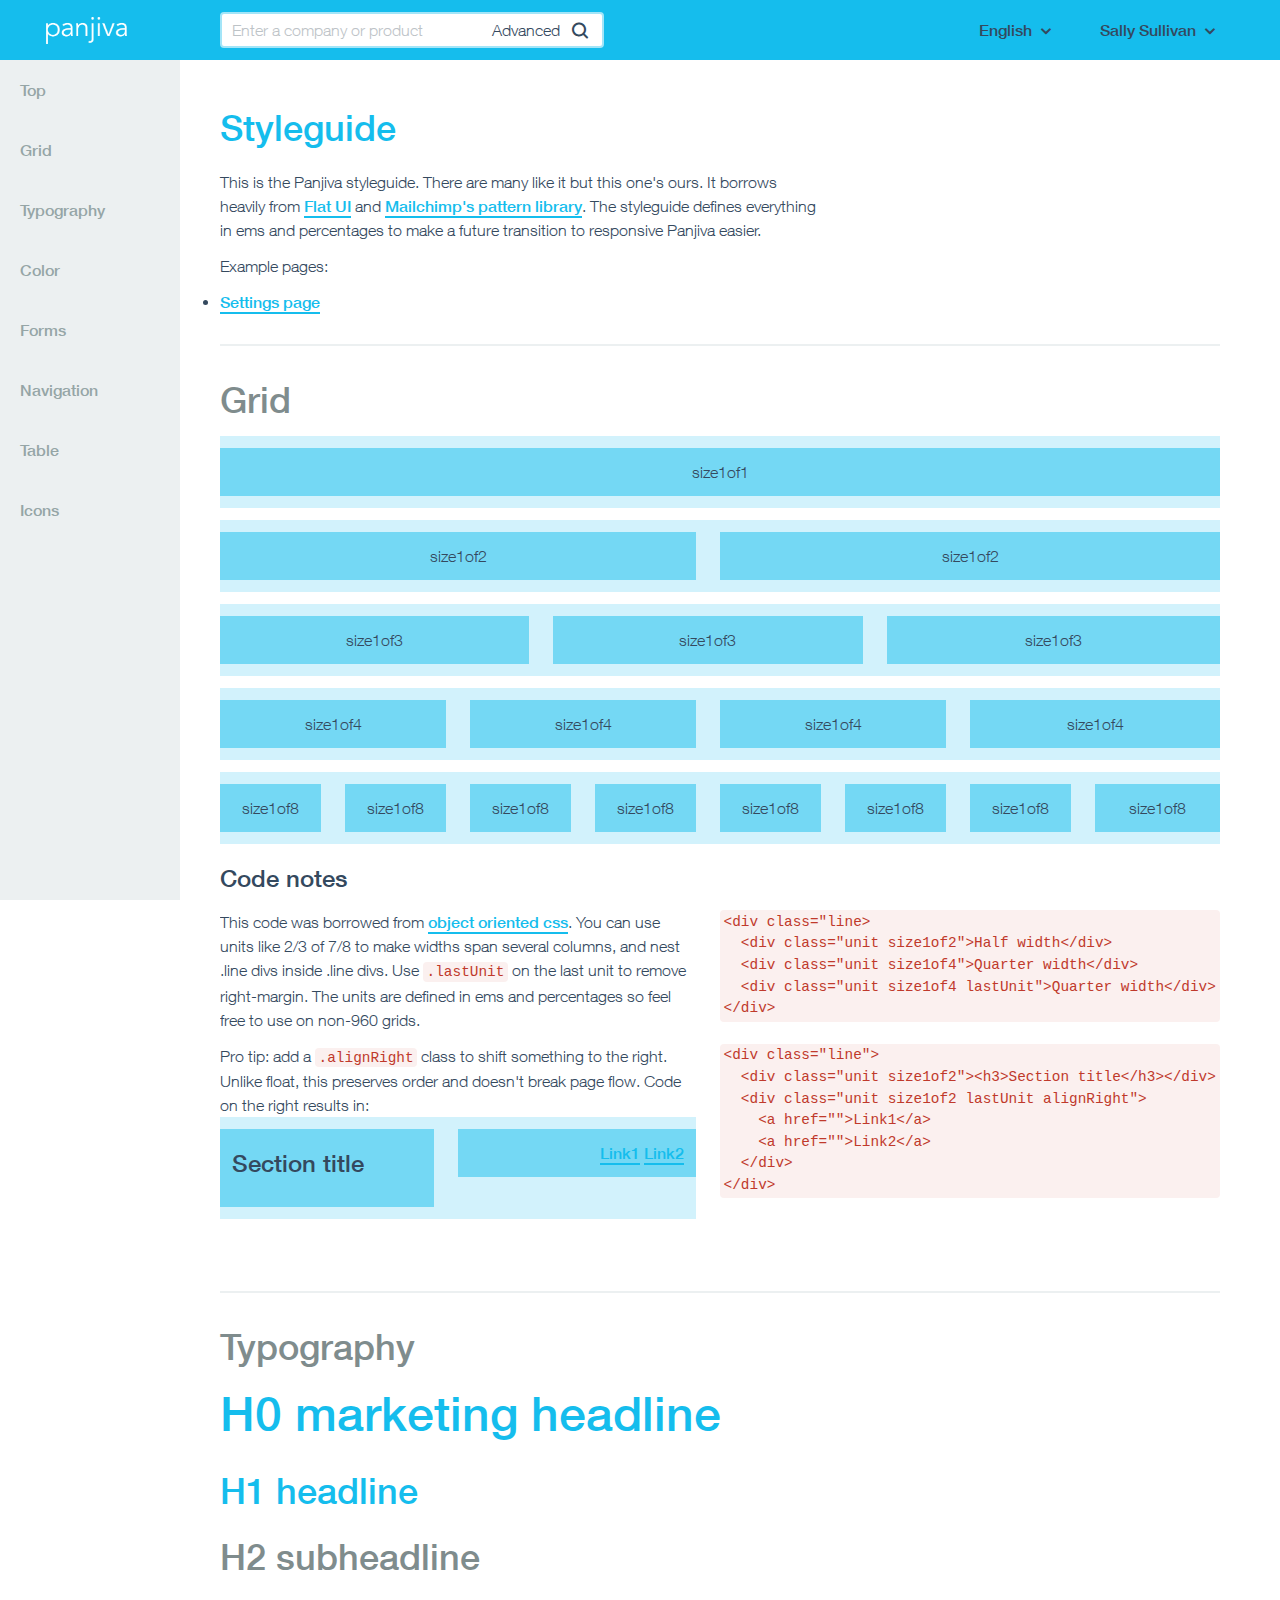
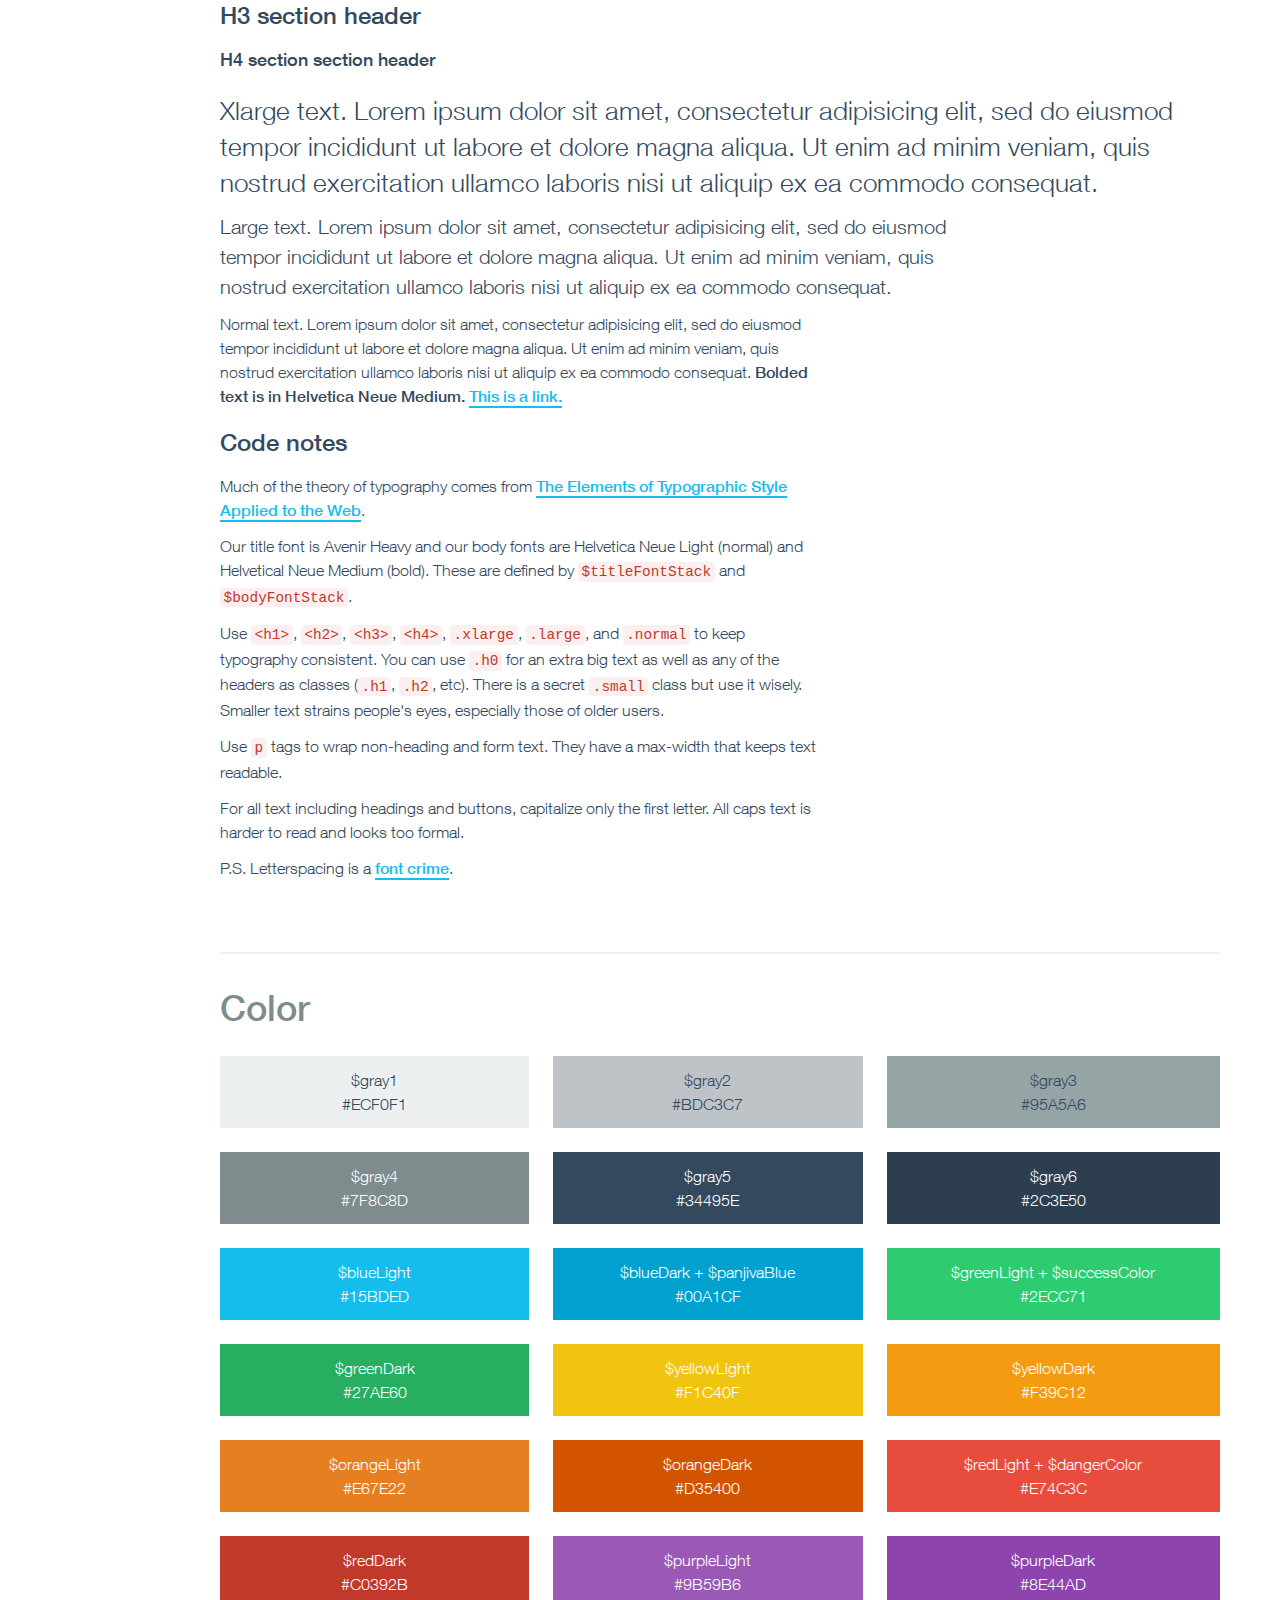
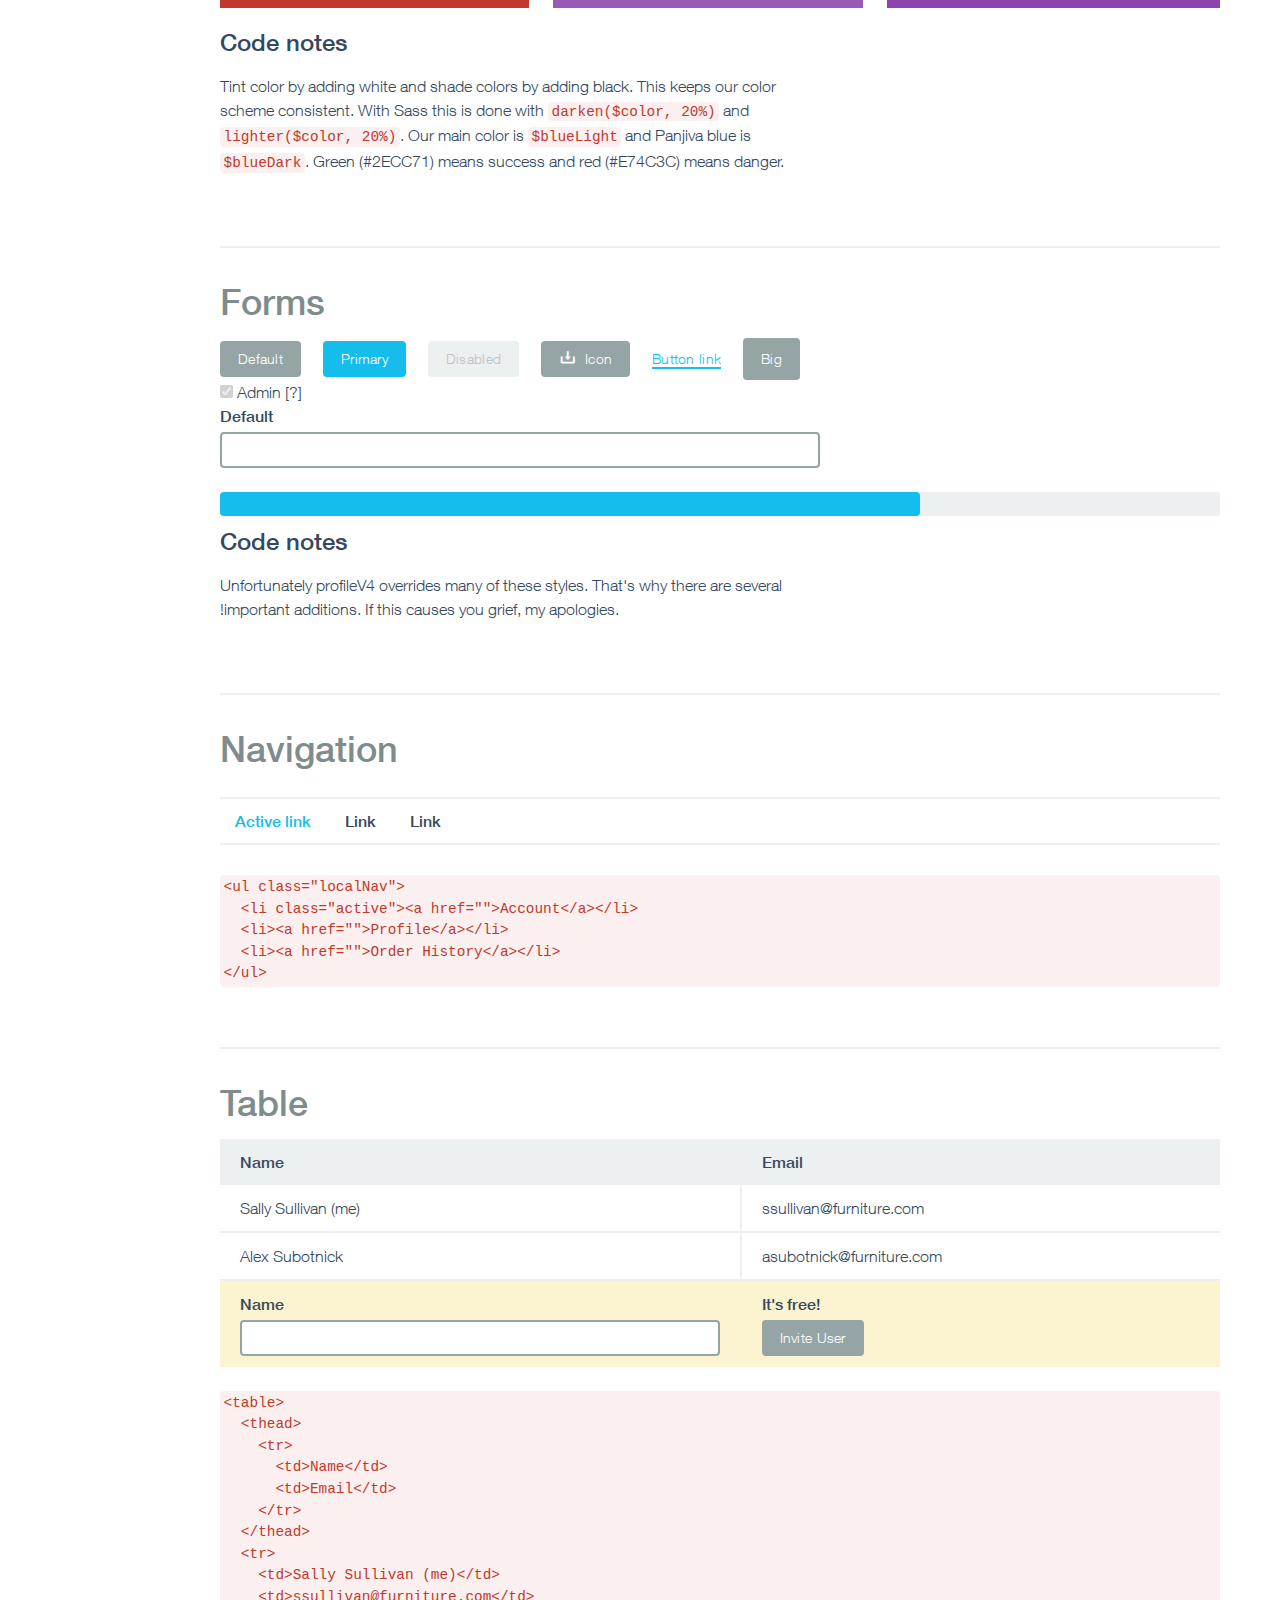
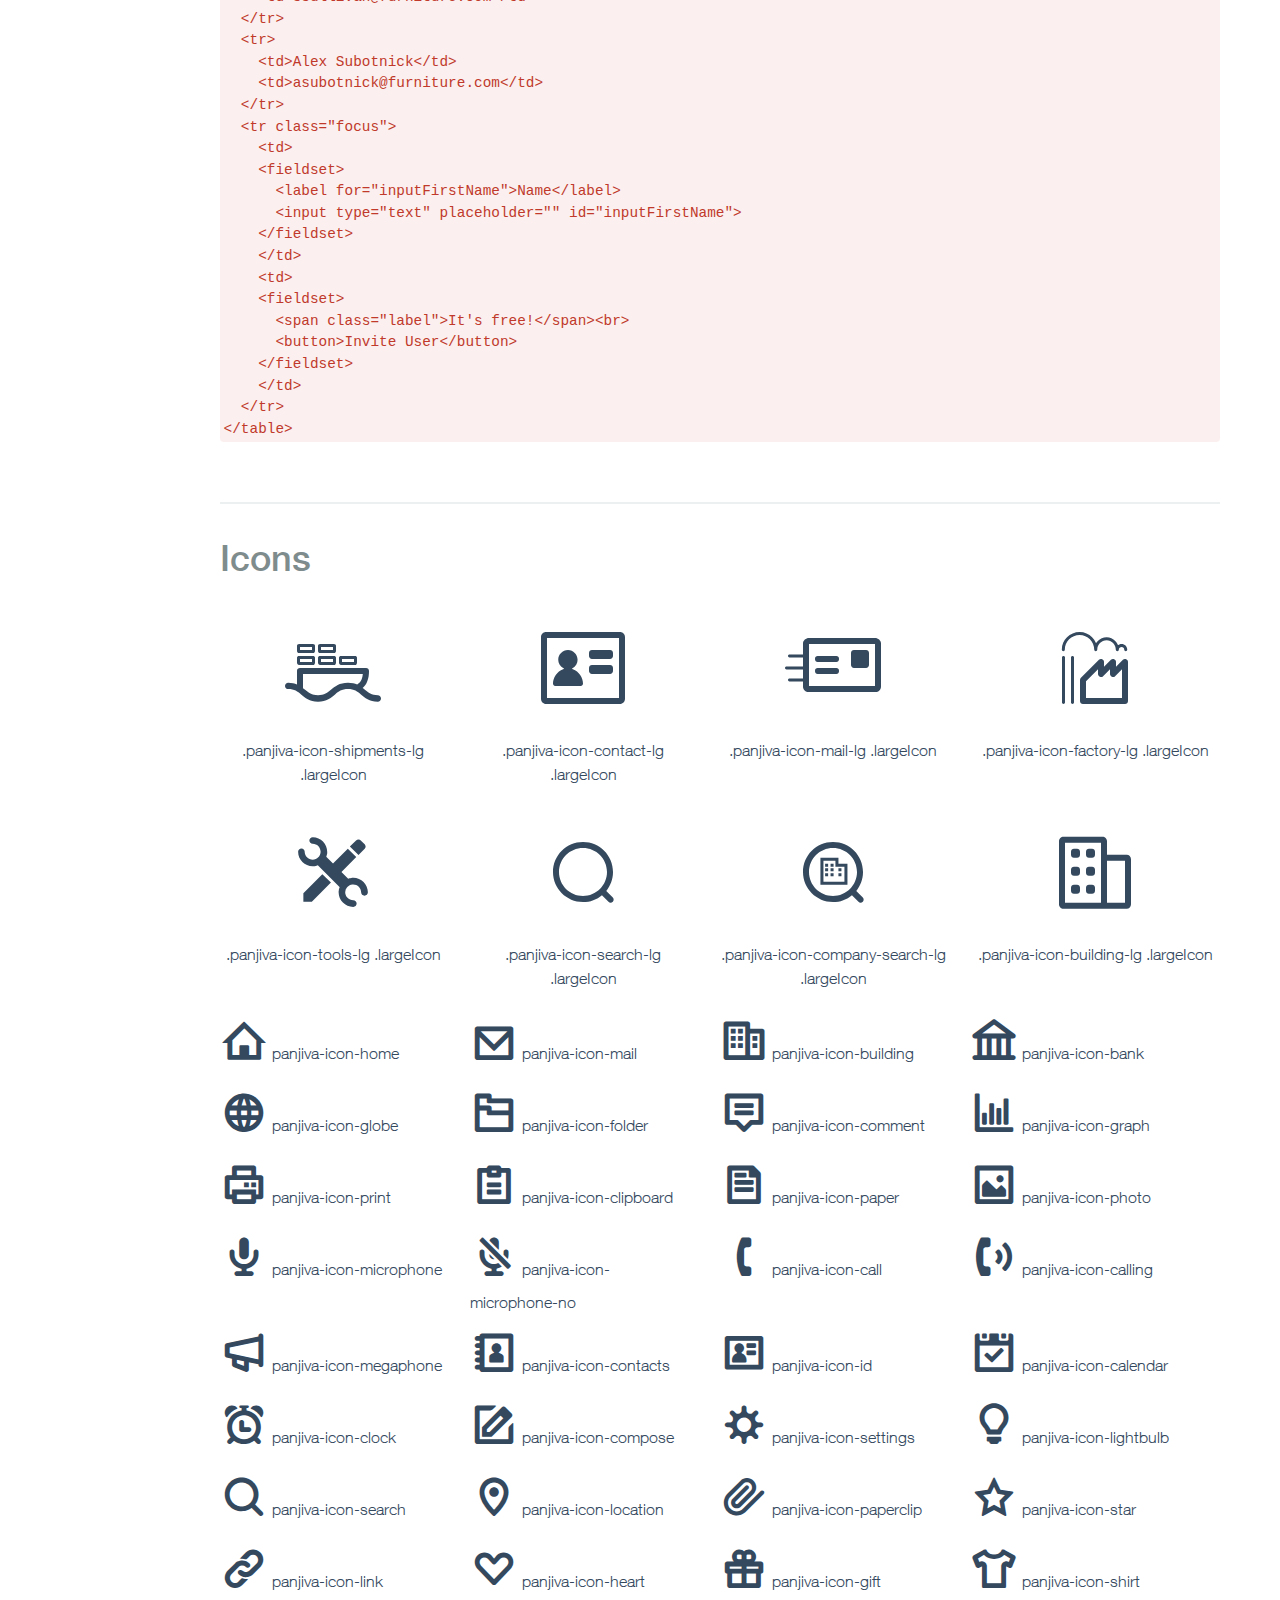
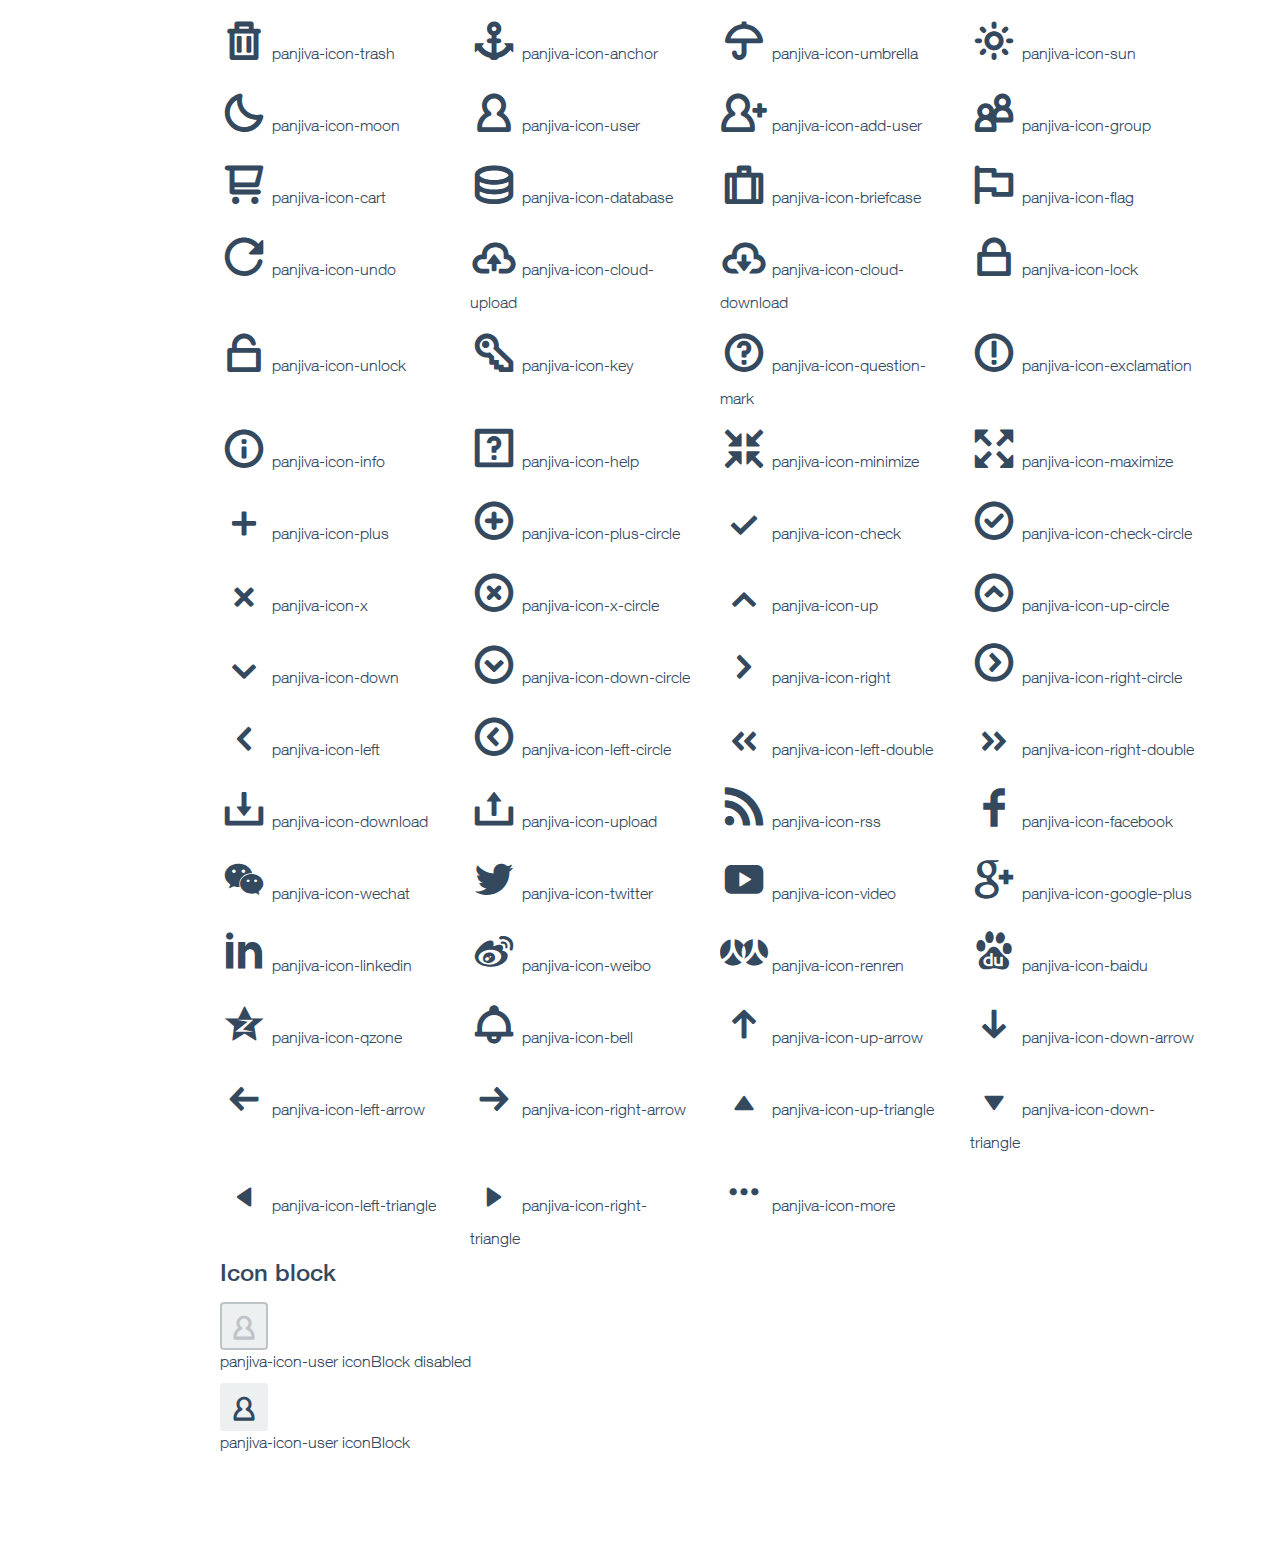
<file: index.html>
<!DOCTYPE html>
<html>
<head>
	<title>Styleguide</title>
	<link rel="stylesheet" type="text/css" href="css/main.css">

</head>

<body>
	<div id="wrap">
		<div id="mainNav">
			<a class="logo img" href=""><img src="img/panjivalogovectorized-white.png" alt="panjiva logo"></a>
			<span class="search">
				<input type="text" placeholder="Enter a company or product">
				<a class="inputLink">Advanced</a>
				<a href=""><span class="panjiva-icon-search icon"></span></a>
			</span>
			<ul class="links">
				<li><a href="">English<span class="panjiva-icon-down icon"></span></a></li>
				<li><a href="">Sally Sullivan<span class="panjiva-icon-down icon"></span></a></li>
			</ul>
		</div>
		<ul id="sideNav">
				<a href="#top"><li class="">Top</li></a>
				<a href="#grid"><li>Grid</li></a>
				<a href="#typography"><li>Typography</li></a>
				<a href="#color"><li>Color</li></a>
				<a href="#forms"><li>Forms</li></a>
				<a href="#navigation"><li>Navigation</li></a>
				<a href="#table"><li>Table</li></a>
				<a href="#icons"><li>Icons</li></a>
		</ul>

		<div id="content">
			<a name="top" class="anchor"></a>
			<h1>Styleguide</h1>
			<p>This is the Panjiva styleguide. There are many like it but this one's ours. It borrows heavily from <a href="http://designmodo.github.io/Flat-UI/">Flat UI</a> and <a href="https://ux.mailchimp.com/patterns">Mailchimp's pattern library</a>. The styleguide defines everything in ems and percentages to make a future transition to responsive Panjiva easier.</p>

			 <p>Example pages:</p>
			<ul>
				<li><a href="settings.html">Settings page</a></li>
			</ul>
			<div id="grid" class="section">
				<a name="grid"></a>
				<h2>Grid</h2>
				<div class="example">
					<div class="line">
						<div class="unit size1of1 lastUnit">
							<div>size1of1</div>
						</div>
					</div>
					<div class="line">
						<div class="unit size1of2">
							<div>size1of2</div>
						</div>
						<div class="unit size1of2 lastUnit">
							<div>size1of2</div>
						</div>
					</div>
					<div class="line">
						<div class="unit size1of3">
							<div>size1of3</div>
						</div>
						<div class="unit size1of3">
							<div>size1of3</div>
						</div>
						<div class="unit size1of3 lastUnit">
							<div>size1of3</div>
						</div>
					</div>
					<div class="line">
						<div class="unit size1of4">
							<div>size1of4</div>
						</div>
						<div class="unit size1of4">
							<div>size1of4</div>
						</div>
						<div class="unit size1of4">
							<div>size1of4</div>
						</div>
						<div class="unit size1of4 lastUnit">
							<div>size1of4</div>
						</div>
					</div>
					<div class="line">
						<div class="unit size1of8">
							<div>size1of8</div>
						</div>
						<div class="unit size1of8">
							<div>size1of8</div>
						</div>
						<div class="unit size1of8">
							<div>size1of8</div>
						</div>
						<div class="unit size1of8">
							<div>size1of8</div>
						</div>
						<div class="unit size1of8">
							<div>size1of8</div>
						</div>
						<div class="unit size1of8">
							<div>size1of8</div>
						</div>
						<div class="unit size1of8">
							<div>size1of8</div>
						</div>
						<div class="unit size1of8 lastUnit">
							<div>size1of8</div>
						</div>
					</div>
				</div>
				<h3>Code notes</h3>
				<div class="line">
					<p class="unit size1of2">This code was borrowed from <a href="http://oocss.org/grids_docs.html">object oriented css</a>. You can use units like 2/3 of 7/8 to make widths span several columns, and nest .line divs inside .line divs. Use <code>.lastUnit</code> on the last unit to remove right-margin. The units are defined in ems and percentages so feel free to use on non-960 grids.</p>
					<pre class="unit size1of2 lastUnit">
						&lt;div class="line&gt;<br />
						&nbsp;&nbsp;&lt;div class="unit size1of2"&gt;Half width&lt;/div&gt;<br />
						&nbsp;&nbsp;&lt;div class="unit size1of4"&gt;Quarter width&lt;/div&gt;<br />
						&nbsp;&nbsp;&lt;div class="unit size1of4 lastUnit"&gt;Quarter width&lt;/div&gt;<br />
						&lt;/div&gt;
					</pre>
				</div>
				<div class="line">
					<div class="unit size1of2">Pro tip: add a <code>.alignRight</code> class to shift something to the right. Unlike float, this preserves order and doesn't break page flow. Code on the right results in:
						<div class="example">
							<div class="line">
								<div class="unit size1of2"><div style="text-align:left"><h3>Section title</h3></div></div>
								<div class="unit size1of2 lastUnit alignRight">
									<div style="text-align:right"><a href="">Link1</a>
									<a href="">Link2</a></div>
								</div>
							</div>
						</div>
					</div>
					<pre class="unit size1of2 lastUnit">
						&lt;div class="line"&gt;<br />
						&nbsp;&nbsp;&lt;div class="unit size1of2"&gt;&lt;h3&gt;Section title&lt;/h3&gt;&lt;/div&gt;<br />
						&nbsp;&nbsp;&lt;div class="unit size1of2 lastUnit alignRight"&gt;<br />
						&nbsp;&nbsp;&nbsp;&nbsp;&lt;a href=""&gt;Link1&lt;/a&gt;<br />
						&nbsp;&nbsp;&nbsp;&nbsp;&lt;a href=""&gt;Link2&lt;/a&gt;<br />
						&nbsp;&nbsp;&lt;/div&gt;<br />
						&lt;/div&gt;
					</pre>
				</div>
			</div>

			<div class="section">
				<a name="typography"></a>
				<h2>Typography</h2>
				<h1 class="h0">H0 marketing headline</h1>
				<h1>H1 headline</h1>
				<h2>H2 subheadline</h2>
				<h3>H3 section header</h3>
				<h4>H4 section section header</h4>
				<p class="xlarge">Xlarge text. Lorem ipsum dolor sit amet, consectetur adipisicing elit, sed do eiusmod tempor incididunt ut labore et dolore magna aliqua. Ut enim ad minim veniam, quis nostrud exercitation ullamco laboris nisi ut aliquip ex ea commodo consequat.</p>
				<p class="large"> Large text. Lorem ipsum dolor sit amet, consectetur adipisicing elit, sed do eiusmod tempor incididunt ut labore et dolore magna aliqua. Ut enim ad minim veniam, quis nostrud exercitation ullamco laboris nisi ut aliquip ex ea commodo consequat.</p>
				<p> Normal text. Lorem ipsum dolor sit amet, consectetur adipisicing elit, sed do eiusmod tempor incididunt ut labore et dolore magna aliqua. Ut enim ad minim veniam, quis nostrud exercitation ullamco laboris nisi ut aliquip ex ea commodo consequat. <b>Bolded text is in Helvetica Neue Medium.</b> <a>This is a link.</a></p>
				<h3>Code notes</h3>
				<p>Much of the theory of typography comes from <a href="http://webtypography.net/">The Elements of Typographic Style Applied to the Web</a>.</p>
				<p>Our title font is Avenir Heavy and our body fonts are Helvetica Neue Light (normal) and Helvetical Neue Medium (bold). These are defined by <code>$titleFontStack</code> and <code>$bodyFontStack</code>.</p>
				<p>Use <code>&lt;h1&gt;</code>, <code>&lt;h2&gt;</code>, <code>&lt;h3&gt;</code>, <code>&lt;h4&gt;</code>, <code>.xlarge</code>, <code>.large</code>, and <code>.normal</code> to keep typography consistent. You can use <code>.h0</code> for an extra big text as well as any of the headers as classes (<code>.h1</code>, <code>.h2</code>, etc). There is a secret <code>.small</code> class but use it wisely. Smaller text strains people's eyes, especially those of older users.
				</p>
				<p>Use <code>p</code> tags to wrap non-heading and form text. They have a max-width that keeps text readable.</p>
				<p>For all text including headings and buttons, capitalize only the first letter. All caps text is harder to read and looks too formal.</p>
				<p>P.S. Letterspacing is a <a href="http://webtypography.net/2.1.7">font crime</a>.</p>
			</div>

			<div id="color" class="section">
				<a name="color"></a>
				<h2>Color</h2>
				<div class="line">
					<div class="unit size1of3">
						<span class="swatch" style="background-color:#ECF0F1">$gray1<br />#ECF0F1</span>
					</div>
					<div class="unit size1of3">
						<span class="swatch" style="background-color:#BDC3C7">$gray2<br />#BDC3C7</span>
					</div>
					<div class="unit size1of3 lastUnit">
						<span class="swatch" style="background-color:#95A5A6">$gray3<br />#95A5A6</span>
					</div>
					<div class="unit size1of3">
						<span class="swatch" style="background-color:#7F8C8D; color:white">$gray4<br />#7F8C8D</span>
					</div>
					<div class="unit size1of3">
						<span class="swatch" style="background-color:#34495E; color:white">$gray5<br />#34495E</span>
					</div>
					<div class="unit size1of3 lastUnit">
						<span class="swatch" style="background-color:#2C3E50; color:white">$gray6<br />#2C3E50</span>
					</div>
					<div class="unit size1of3">
						<span class="swatch" style="background-color:#15BDED; color:white">$blueLight<br />#15BDED</span>
					</div>
					<div class="unit size1of3">
						<span class="swatch" style="background-color:#00A1CF; color:white">$blueDark + $panjivaBlue<br />#00A1CF</span>
					</div>
					<div class="unit size1of3 lastUnit">
						<span class="swatch" style="background-color:#2ECC71; color:white">$greenLight + $successColor<br />#2ECC71</span>
					</div>
					<div class="unit size1of3">
						<span class="swatch" style="background-color:#27AE60; color:white">$greenDark<br />#27AE60</span>
					</div>
					<div class="unit size1of3">
						<span class="swatch" style="background-color:#F1C40F; color:white">$yellowLight<br />#F1C40F</span>
					</div>
					<div class="unit size1of3 lastUnit">
						<span class="swatch" style="background-color:#F39C12; color:white">$yellowDark<br />#F39C12</span>
					</div>
					<div class="unit size1of3">
						<span class="swatch" style="background-color:#E67E22; color:white">$orangeLight<br />#E67E22</span>
					</div>
					<div class="unit size1of3">
						<span class="swatch" style="background-color:#D35400; color:white">$orangeDark<br />#D35400</span>
					</div>
					<div class="unit size1of3 lastUnit">
						<span class="swatch" style="background-color:#E74C3C; color:white">$redLight + $dangerColor <br />#E74C3C</span>
					</div>
					<div class="unit size1of3">
						<span class="swatch" style="background-color:#C0392B; color:white">$redDark<br />#C0392B</span>
					</div>
					<div class="unit size1of3">
						<span class="swatch" style="background-color:#9B59B6; color:white">$purpleLight<br />#9B59B6</span>
					</div>
					<div class="unit size1of3 lastUnit">
						<span class="swatch" style="background-color:#8E44AD; color:white">$purpleDark<br />#8E44AD</span>
					</div>
				</div>
				<h3>Code notes</h3>
				<p>Tint color by adding white and shade colors by adding black. This keeps our color scheme consistent. With Sass this is done with <code>darken($color, 20%)</code> and <code>lighter($color, 20%)</code>. Our main color is <code>$blueLight</code> and Panjiva blue is <code>$blueDark</code>. Green (#2ECC71) means success and red (#E74C3C) means danger.
				</p>
			</div>

			<div class="section">
				<a name="forms"></a>
				<h2>Forms</h2>
				<div class="line">
					<button>Default</button>
					<button class="buttonPrimary">Primary</button>
					<button disabled>Disabled</button>
					<button><span class="panjiva-icon-download icon"></span>Icon</button>
					<button class="buttonLink">Button link</button>
					<button class="buttonLarge">Big</button>
				</div>

				<label><input type="checkbox" name="vehicle" value="admin" checked disabled> Admin [?]</label>
				<fieldset>
							<label for="inputFirstName">Default</label>
							<input type="text" placeholder="" id="inputFirstName">
				</fieldset>
				<br>
				<progress value="35" max="50"></progress>
				<br>
				<h3>Code notes</h3>
				<p>Unfortunately profileV4 overrides many of these styles. That's why there are several !important additions. If this causes you grief, my apologies.</p>
			</div>

			<div class="section">
				<a name="navigation"></a>
				<h2>Navigation</h2>
				<ul class="localNav">
				<li class="active"><a href="">Active link</a></li>
				<li><a href="">Link</a></li>
				<li><a href="">Link</a></li>
			</ul>
			<pre>
				&lt;ul class="localNav"&gt;<br />
				&nbsp;&nbsp;&lt;li class="active"&gt;&lt;a href=""&gt;Account&lt;/a&gt;&lt;/li&gt;<br />
				&nbsp;&nbsp;&lt;li&gt;&lt;a href=""&gt;Profile&lt;/a&gt;&lt;/li&gt;<br />
				&nbsp;&nbsp;&lt;li&gt;&lt;a href=""&gt;Order History&lt;/a&gt;&lt;/li&gt;<br />
				&lt;/ul&gt;
			</pre>
			</div>


			<div class="section">
				<a name="table"></a>
				<h2>Table</h2>
				<table>
					<thead>
						<tr>
							<td>Name</td>
							<td>Email</td>
						</tr>
					</thead>
					<tr>
						<td>Sally Sullivan (me)</td>
						<td>ssullivan@furniture.com</td>
					</tr>
					<tr>
						<td>Alex Subotnick</td>
						<td>asubotnick@furniture.com</td>
					</tr>
					<tr class="focus">
						<td>
							<fieldset>
								<label for="inputFirstName">Name</label>
								<input type="text" placeholder="" id="inputFirstName">
							</fieldset>
						</td>
						<td>
							<fieldset>
								<span class="label">It's free!</span><br>
								<button>Invite User</button>
							</fieldset>
						</td>
					</tr>
				</table>
				<br>
				<div class="line">
					<pre class="unit size1of1 lastUnit">
						&lt;table&gt;<br />
						&nbsp;&nbsp;&lt;thead&gt;<br />
						&nbsp;&nbsp;&nbsp;&nbsp;&lt;tr&gt;<br />
						&nbsp;&nbsp;&nbsp;&nbsp;&nbsp;&nbsp;&lt;td&gt;Name&lt;/td&gt;<br />
						&nbsp;&nbsp;&nbsp;&nbsp;&nbsp;&nbsp;&lt;td&gt;Email&lt;/td&gt;<br />
						&nbsp;&nbsp;&nbsp;&nbsp;&lt;/tr&gt;<br />
						&nbsp;&nbsp;&lt;/thead&gt;<br />
						&nbsp;&nbsp;&lt;tr&gt;<br />
						&nbsp;&nbsp;&nbsp;&nbsp;&lt;td&gt;Sally Sullivan (me)&lt;/td&gt;<br />
						&nbsp;&nbsp;&nbsp;&nbsp;&lt;td&gt;ssullivan@furniture.com&lt;/td&gt;<br />
						&nbsp;&nbsp;&lt;/tr&gt;<br />
						&nbsp;&nbsp;&lt;tr&gt;<br />
						&nbsp;&nbsp;&nbsp;&nbsp;&lt;td&gt;Alex Subotnick&lt;/td&gt;<br />
						&nbsp;&nbsp;&nbsp;&nbsp;&lt;td&gt;asubotnick@furniture.com&lt;/td&gt;<br />
						&nbsp;&nbsp;&lt;/tr&gt;<br />
						&nbsp;&nbsp;&lt;tr class="focus"&gt;<br />
						&nbsp;&nbsp;&nbsp;&nbsp;&lt;td&gt;<br />
						&nbsp;&nbsp;&nbsp;&nbsp;&lt;fieldset&gt;<br />
						&nbsp;&nbsp;&nbsp;&nbsp;&nbsp;&nbsp;&lt;label for="inputFirstName"&gt;Name&lt;/label&gt;<br />
						&nbsp;&nbsp;&nbsp;&nbsp;&nbsp;&nbsp;&lt;input type="text" placeholder="" id="inputFirstName"&gt;<br />
						&nbsp;&nbsp;&nbsp;&nbsp;&lt;/fieldset&gt;<br />
						&nbsp;&nbsp;&nbsp;&nbsp;&lt;/td&gt;<br />
						&nbsp;&nbsp;&nbsp;&nbsp;&lt;td&gt;<br />
						&nbsp;&nbsp;&nbsp;&nbsp;&lt;fieldset&gt;<br />
						&nbsp;&nbsp;&nbsp;&nbsp;&nbsp;&nbsp;&lt;span class="label"&gt;It's free!&lt;/span&gt;&lt;br&gt;<br />
						&nbsp;&nbsp;&nbsp;&nbsp;&nbsp;&nbsp;&lt;button&gt;Invite User&lt;/button&gt;<br />
						&nbsp;&nbsp;&nbsp;&nbsp;&lt;/fieldset&gt;<br />
						&nbsp;&nbsp;&nbsp;&nbsp;&lt;/td&gt;<br />
						&nbsp;&nbsp;&lt;/tr&gt;<br />
						&lt;/table&gt;
					</pre>
				</div>
			</div>

			<div class="section" id="icons">
				<a name="icons"></a>
				<h2>Icons</h2>
				<div class="line center">
					<div class="unit size1of4">
						<span class="icon panjiva-icon-shipments-lg largeIcon"></span>
						<p>.panjiva-icon-shipments-lg .largeIcon</p>
					</div>
					<div class="unit size1of4">
						<span class="icon panjiva-icon-contact-lg largeIcon"></span>
						<p>.panjiva-icon-contact-lg .largeIcon</p>
					</div>
					<div class="unit size1of4">
						<span class="icon panjiva-icon-mail-lg largeIcon"></span>
						<p>.panjiva-icon-mail-lg .largeIcon</p>
					</div>
					<div class="unit size1of4 lastUnit">
						<span class="icon panjiva-icon-factory-lg largeIcon"></span>
						<p>.panjiva-icon-factory-lg .largeIcon</p>
					</div>
				</div>
				<div class="line center">
					<div class="unit size1of4">
						<span class="icon panjiva-icon-tools-lg largeIcon"></span>
						<p>.panjiva-icon-tools-lg .largeIcon</p>
					</div>
					<div class="unit size1of4">
						<span class="icon panjiva-icon-search-lg largeIcon"></span>
						<p>.panjiva-icon-search-lg .largeIcon</p>
					</div>
					<div class="unit size1of4">
						<span class="icon panjiva-icon-company-search-lg largeIcon"></span>
						<p>.panjiva-icon-company-search-lg .largeIcon</p>
					</div>
					<div class="unit size1of4 lastUnit">
						<span class="icon panjiva-icon-building-lg largeIcon"></span>
						<p>.panjiva-icon-building-lg .largeIcon</p>
					</div>
				</div>
				<div class="line">
					<div class="unit size1of4">
						<span class="icon panjiva-icon-home"></span> panjiva-icon-home
					</div>
					<div class="unit size1of4">
						<span class="icon panjiva-icon-mail"></span> panjiva-icon-mail
					</div>
					<div class="unit size1of4">
						<span class="icon panjiva-icon-building"></span> panjiva-icon-building
					</div>
					<div class="unit size1of4 lastUnit">
						<span class="icon panjiva-icon-bank"></span> panjiva-icon-bank
					</div>
				</div>

				<div class="line">
					<div class="unit size1of4">
						<span class="icon panjiva-icon-globe"></span> panjiva-icon-globe
					</div>
					<div class="unit size1of4">
						<span class="icon panjiva-icon-folder"></span> panjiva-icon-folder
					</div>
					<div class="unit size1of4">
						<span class="icon panjiva-icon-comment"></span> panjiva-icon-comment
					</div>
					<div class="unit size1of4 lastUnit">
						<span class="icon panjiva-icon-graph"></span> panjiva-icon-graph
					</div>
				</div>

				<div class="line">
					<div class="unit size1of4">
						<span class="icon panjiva-icon-print"></span> panjiva-icon-print
					</div>
					<div class="unit size1of4">
						<span class="icon panjiva-icon-clipboard"></span> panjiva-icon-clipboard
					</div>
					<div class="unit size1of4">
						<span class="icon panjiva-icon-paper"></span> panjiva-icon-paper
					</div>
					<div class="unit size1of4 lastUnit">
						<span class="icon panjiva-icon-photo"></span> panjiva-icon-photo
					</div>
				</div>

				<div class="line">
					<div class="unit size1of4">
						<span class="icon panjiva-icon-microphone"></span> panjiva-icon-microphone
					</div>
					<div class="unit size1of4">
						<span class="icon panjiva-icon-microphone-no"></span> panjiva-icon-microphone-no
					</div>
					<div class="unit size1of4">
						<span class="icon panjiva-icon-call"></span> panjiva-icon-call
					</div>
					<div class="unit size1of4 lastUnit">
						<span class="icon panjiva-icon-calling"></span> panjiva-icon-calling
					</div>
				</div>

				<div class="line">
					<div class="unit size1of4">
						<span class="icon panjiva-icon-megaphone"></span> panjiva-icon-megaphone
					</div>
					<div class="unit size1of4">
						<span class="icon panjiva-icon-contacts"></span> panjiva-icon-contacts
					</div>
					<div class="unit size1of4">
						<span class="icon panjiva-icon-id"></span> panjiva-icon-id
					</div>
					<div class="unit size1of4 lastUnit">
						<span class="icon panjiva-icon-calendar"></span> panjiva-icon-calendar
					</div>
				</div>

				<div class="line">
					<div class="unit size1of4">
						<span class="icon panjiva-icon-clock"></span> panjiva-icon-clock
					</div>
					<div class="unit size1of4">
						<span class="icon panjiva-icon-compose"></span> panjiva-icon-compose
					</div>
					<div class="unit size1of4">
						<span class="icon panjiva-icon-settings"></span> panjiva-icon-settings
					</div>
					<div class="unit size1of4 lastUnit">
						<span class="icon panjiva-icon-lightbulb"></span> panjiva-icon-lightbulb
					</div>
				</div>

				<div class="line">
					<div class="unit size1of4">
						<span class="icon panjiva-icon-search"></span> panjiva-icon-search
					</div>
					<div class="unit size1of4">
						<span class="icon panjiva-icon-location"></span> panjiva-icon-location
					</div>
					<div class="unit size1of4">
						<span class="icon panjiva-icon-paperclip"></span> panjiva-icon-paperclip
					</div>
					<div class="unit size1of4">
						<span class="icon panjiva-icon-star lastUnit"></span> panjiva-icon-star
					</div>
				</div>

				<div class="line">
					<div class="unit size1of4">
						<span class="icon panjiva-icon-link"></span> panjiva-icon-link
					</div>
					<div class="unit size1of4">
						<span class="icon panjiva-icon-heart"></span> panjiva-icon-heart
					</div>
					<div class="unit size1of4">
						<span class="icon panjiva-icon-gift"></span> panjiva-icon-gift
					</div>
					<div class="unit size1of4 lastUnit">
						<span class="icon panjiva-icon-shirt"></span> panjiva-icon-shirt
					</div>
				</div>

				<div class="line">
					<div class="unit size1of4">
						<span class="icon panjiva-icon-trash"></span> panjiva-icon-trash
					</div>
					<div class="unit size1of4">
						<span class="icon panjiva-icon-anchor"></span> panjiva-icon-anchor
					</div>
					<div class="unit size1of4">
						<span class="icon panjiva-icon-umbrella"></span> panjiva-icon-umbrella
					</div>
					<div class="unit size1of4">
						<span class="icon panjiva-icon-sun lastUnit"></span> panjiva-icon-sun
					</div>
				</div>

				<div class="line">
					<div class="unit size1of4">
						<span class="icon panjiva-icon-moon"></span> panjiva-icon-moon
					</div>
					<div class="unit size1of4">
						<span class="icon panjiva-icon-user"></span> panjiva-icon-user
					</div>
					<div class="unit size1of4">
						<span class="icon panjiva-icon-add-user"></span> panjiva-icon-add-user
					</div>
					<div class="unit size1of4 lastUnit">
						<span class="icon panjiva-icon-group"></span> panjiva-icon-group
					</div>
				</div>

				<div class="line">
					<div class="unit size1of4">
						<span class="icon panjiva-icon-cart"></span> panjiva-icon-cart
					</div>
					<div class="unit size1of4">
						<span class="icon panjiva-icon-database"></span> panjiva-icon-database
					</div>
					<div class="unit size1of4">
						<span class="icon panjiva-icon-briefcase"></span> panjiva-icon-briefcase
					</div>
					<div class="unit size1of4 lastUnit">
						<span class="icon panjiva-icon-flag"></span> panjiva-icon-flag
					</div>
				</div>

				<div class="line">
					<div class="unit size1of4">
						<span class="icon panjiva-icon-undo"></span> panjiva-icon-undo
					</div>
					<div class="unit size1of4">
						<span class="icon panjiva-icon-cloud-upload"></span> panjiva-icon-cloud-upload
					</div>
					<div class="unit size1of4">
						<span class="icon panjiva-icon-cloud-download"></span> panjiva-icon-cloud-download
					</div>
					<div class="unit size1of4 lastUnit">
						<span class="icon panjiva-icon-lock"></span> panjiva-icon-lock
					</div>
				</div>

				<div class="line">
					<div class="unit size1of4">
						<span class="icon panjiva-icon-unlock"></span> panjiva-icon-unlock
					</div>
					<div class="unit size1of4">
						<span class="icon panjiva-icon-key"></span> panjiva-icon-key
					</div>
					<div class="unit size1of4">
						<span class="icon panjiva-icon-question-mark"></span> panjiva-icon-question-mark
					</div>
					<div class="unit size1of4 lastUnit">
						<span class="icon panjiva-icon-exclamation"></span> panjiva-icon-exclamation
					</div>
				</div>

				<div class="line">
					<div class="unit size1of4">
						<span class="icon panjiva-icon-info"></span> panjiva-icon-info
					</div>
					<div class="unit size1of4">
						<span class="icon panjiva-icon-help"></span> panjiva-icon-help
					</div>
					<div class="unit size1of4">
						<span class="icon panjiva-icon-minimize"></span> panjiva-icon-minimize
					</div>
					<div class="unit size1of4 lastUnit">
						<span class="icon panjiva-icon-maximize"></span> panjiva-icon-maximize
					</div>
				</div>

				<div class="line">
					<div class="unit size1of4">
						<span class="icon panjiva-icon-plus"></span> panjiva-icon-plus
					</div>
					<div class="unit size1of4">
						<span class="icon panjiva-icon-plus-circle"></span> panjiva-icon-plus-circle
					</div>
					<div class="unit size1of4">
						<span class="icon panjiva-icon-check"></span> panjiva-icon-check
					</div>
					<div class="unit size1of4 lastUnit">
						<span class="icon panjiva-icon-check-circle"></span> panjiva-icon-check-circle
					</div>
				</div>

				<div class="line">
					<div class="unit size1of4">
						<span class="icon panjiva-icon-x"></span> panjiva-icon-x
					</div>
					<div class="unit size1of4">
						<span class="icon panjiva-icon-x-circle"></span> panjiva-icon-x-circle
					</div>
					<div class="unit size1of4">
						<span class="icon panjiva-icon-up"></span> panjiva-icon-up
					</div>
					<div class="unit size1of4 lastUnit">
						<span class="icon panjiva-icon-up-circle"></span> panjiva-icon-up-circle
					</div>
				</div>

				<div class="line">
					<div class="unit size1of4">
						<span class="icon panjiva-icon-down"></span> panjiva-icon-down
					</div>
					<div class="unit size1of4">
						<span class="icon panjiva-icon-down-circle"></span> panjiva-icon-down-circle
					</div>
					<div class="unit size1of4">
						<span class="icon panjiva-icon-right"></span> panjiva-icon-right
					</div>
					<div class="unit size1of4">
						<span class="icon panjiva-icon-right-circle lastUnit"></span> panjiva-icon-right-circle
					</div>
				</div>

				<div class="line">
					<div class="unit size1of4">
						<span class="icon panjiva-icon-left"></span> panjiva-icon-left
					</div>
					<div class="unit size1of4">
						<span class="icon panjiva-icon-left-circle"></span> panjiva-icon-left-circle
					</div>
					<div class="unit size1of4">
						<span class="icon panjiva-icon-left-double lastUnit"></span> panjiva-icon-left-double
					</div>
					<div class="unit size1of4 lastUnit">
						<span class="icon panjiva-icon-right-double"></span> panjiva-icon-right-double
					</div>
				</div>

				<div class="line">
					<div class="unit size1of4">
						<span class="icon panjiva-icon-download"></span> panjiva-icon-download
					</div>
					<div class="unit size1of4">
						<span class="icon panjiva-icon-upload"></span> panjiva-icon-upload
					</div>
					<div class="unit size1of4">
						<span class="icon panjiva-icon-rss"></span> panjiva-icon-rss
					</div>
					<div class="unit size1of4 lastUnit">
						<span class="icon panjiva-icon-facebook"></span> panjiva-icon-facebook
					</div>
				</div>

				<div class="line">
					<div class="unit size1of4">
						<span class="icon panjiva-icon-wechat"></span> panjiva-icon-wechat
					</div>
					<div class="unit size1of4">
						<span class="icon panjiva-icon-twitter"></span> panjiva-icon-twitter
					</div>
					<div class="unit size1of4">
						<span class="icon panjiva-icon-video"></span> panjiva-icon-video
					</div>
					<div class="unit size1of4 lastUnit">
						<span class="icon panjiva-icon-google-plus"></span> panjiva-icon-google-plus
					</div>
				</div>
				
				<div class="line">
					<div class="unit size1of4">
						<span class="icon panjiva-icon-linkedin"></span> panjiva-icon-linkedin
					</div>
					<div class="unit size1of4">
						<span class="icon panjiva-icon-weibo"></span> panjiva-icon-weibo
					</div>
					<div class="unit size1of4">
						<span class="icon panjiva-icon-renren"></span> panjiva-icon-renren
					</div>
					<div class="unit size1of4">
						<span class="icon panjiva-icon-baidu lastUnit"></span> panjiva-icon-baidu
					</div>
				</div>

				<div class="line">
					<div class="unit size1of4">
						<span class="icon panjiva-icon-qzone"></span> panjiva-icon-qzone
					</div>
					<div class="unit size1of4">
						<span class="icon panjiva-icon-bell"></span> panjiva-icon-bell
					</div>
					<div class="unit size1of4">
						<span class="icon panjiva-icon-up-arrow"></span> panjiva-icon-up-arrow
					</div>
					<div class="unit size1of4">
						<span class="icon panjiva-icon-down-arrow"></span> panjiva-icon-down-arrow
					</div>
				</div>
				<div class="line">
					<div class="unit size1of4">
						<span class="icon panjiva-icon-left-arrow"></span> panjiva-icon-left-arrow
					</div>
					<div class="unit size1of4">
						<span class="icon panjiva-icon-right-arrow"></span> panjiva-icon-right-arrow
					</div>
					<div class="unit size1of4">
						<span class="icon panjiva-icon-up-triangle"></span> panjiva-icon-up-triangle
					</div>
					<div class="unit size1of4">
						<span class="icon panjiva-icon-down-triangle"></span> panjiva-icon-down-triangle
					</div>
				</div>
				<div class="line">
					<div class="unit size1of4">
						<span class="icon panjiva-icon-left-triangle"></span> panjiva-icon-left-triangle
					</div>
					<div class="unit size1of4">
						<span class="icon panjiva-icon-right-triangle"></span> panjiva-icon-right-triangle
					</div>
					<div class="unit size1of4">
						<span class="icon panjiva-icon-more"></span> panjiva-icon-more
					</div>
				</div>

				<h3>Icon block</h3>
				<span class="panjiva-icon-user iconBlock disabled"></span>
				<p>panjiva-icon-user iconBlock disabled</p>
				<span class="panjiva-icon-user iconBlock"></span>
				<p>panjiva-icon-user iconBlock</p>

			</div>
			
		</div> <!-- #content -->

	</div> <!-- #wrap -->

	<!-- Baseline stuff  -->
	<script src="http://files.keyes.ie/things/baseliner/baseliner-latest.min.js"></script>
	<script>window.onload = function() {baseliner = new Baseliner({ gridHeight: 6, gridColor: 'red', gridOffset: 0, gridOpacity: 20});}</script>

	<!-- Hiding navigation -->
	<script src="js/headroom.js"></script>
	<script>	
		(function() {
			new Headroom(document.querySelector("#mainNav"), {
				tolerance: 10,
				offset : 205,
				classes: {
				pinned: "slideDown",
				unpinned: "slideUp"
				}
			}).init();
		}());
	</script>
</body>
</html>
</file>
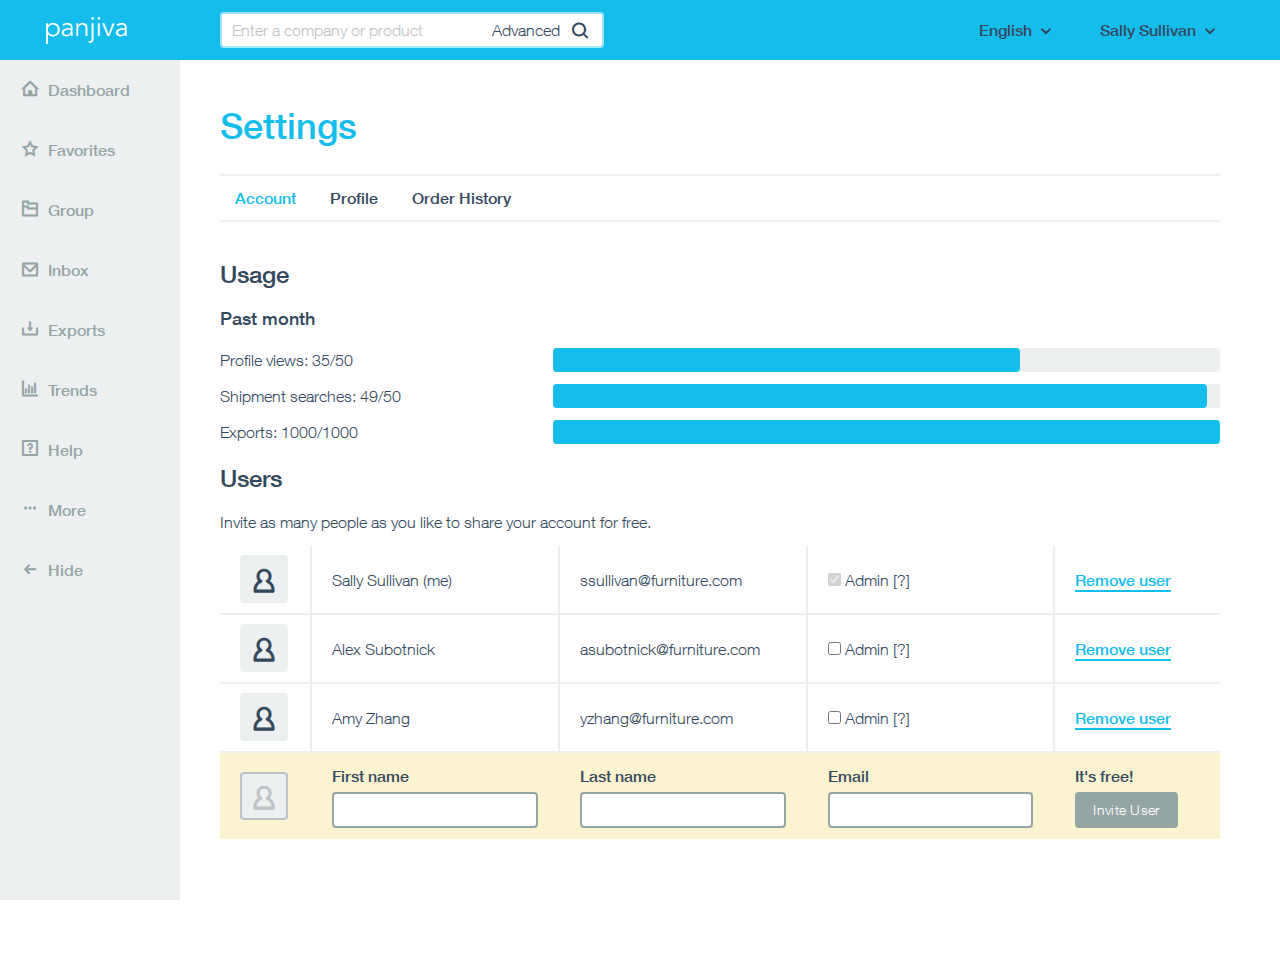
<file: settings.html>
<!DOCTYPE html>
<html>
<head>
	<title>Styleguide</title>
	<link rel="stylesheet" type="text/css" href="css/main.css">

</head>

<body>
	<div id="wrap">
		<div id="mainNav" class="">
			<a class="logo img" href=""><img src="img/panjivalogovectorized-white.png" alt="panjiva logo"></a>
			<span class="search">
				<input type="text" placeholder="Enter a company or product">
				<a class="inputLink">Advanced</a>
				<a href=""><span class="panjiva-icon-search icon"></span></a>
			</span>
			<ul class="links">
				<li><a href="">English<span class="panjiva-icon-down icon"></span></a></li>
				<li><a href="">Sally Sullivan<span class="panjiva-icon-down icon"></span></a></li>
			</ul>
		</div>
		<ul id="sideNav">
				<a href="#top"><li class=""><span class="panjiva-icon-home icon"></span>Dashboard</li></a>
				<a href=""><li><span class="panjiva-icon-star icon"></span>Favorites</li></a>
				<a href=""><li><span class="panjiva-icon-folder icon"></span>Group</li></a>
				<a href=""><li><span class="panjiva-icon-mail icon"></span>Inbox</li></a>
				<a href=""><li><span class="panjiva-icon-download icon"></span>Exports</li></a>
				<a href=""><li><span class="panjiva-icon-graph icon"></span>Trends</li></a>
				<a href=""><li><span class="panjiva-icon-help icon"></span>Help</li></a>
				<a href=""><li><span class="icon panjiva-icon-more"></span>More</li></a>
				<a href=""><li><span class="icon panjiva-icon-left-arrow"></span>Hide</li></a>
		</ul>

		<div id="content">
			<h1>Settings</h1>
			<ul class="localNav">
				<li class="active"><a href="">Account</a></li>
				<li><a href="">Profile</a></li>
				<li><a href="">Order History</a></li>
			</ul>
			<h3>Usage</h3>
			<h4>Past month</h4>
			<div class="line">
				<div class="unit size1of3">
					<p>Profile views: 35/50</p>
				</div>
				<div class="unit size2of3 lastUnit">
					<progress value="35" max="50"></progress>
				</div>
			</div>
			<div class="line">
				<div class="unit size1of3">
					<p>Shipment searches: 49/50</p>
				</div>
				<div class="unit size2of3 lastUnit">
					<progress value="49" max="50"></progress>
				</div>
			</div>
			<div class="line">
				<div class="unit size1of3">
					<p>Exports: 1000/1000</p>
				</div>
				<div class="unit size2of3 lastUnit">
					<progress value="1000" max="1000"></progress>
				</div>
			</div>

			<h3>Users</h3>
			<p>Invite as many people as you like to share your account for free.</p>

			<table>
				<tr>
					<td><span class="panjiva-icon-user iconBlock"></td>
					<td>Sally Sullivan (me)</td>
					<td>ssullivan@furniture.com</td>
					<td><label><input type="checkbox" name="vehicle" value="admin" checked disabled> Admin [?]</label></td>
					<td><a href="">Remove user</a></td>
				</tr>
				<tr>
					<td><span class="panjiva-icon-user iconBlock"></td>
					<td>Alex Subotnick</td>
					<td>asubotnick@furniture.com</td>
					<td><label><input type="checkbox" name="vehicle" value="admin"> Admin [?]</label></td>
					<td><a href="">Remove user</a></td>
				</tr>
				<tr>
					<td><span class="panjiva-icon-user iconBlock"></td>
					<td>Amy Zhang</td>
					<td>yzhang@furniture.com</td>
					<td><label><input type="checkbox" name="vehicle" value="admin"> Admin [?]</label></td>
					<td><a href="">Remove user</a></td>
				</tr>
				<tr class="focus">
					<td><span class="panjiva-icon-user iconBlock disabled"></td>
					<td>
						<fieldset>
							<label for="inputFirstName">First name</label>
							<input type="text" placeholder="" id="inputFirstName">
						</fieldset>
					</td>
					<td>
						<fieldset>
							<label for="inputFirstName">Last name</label>
							<input type="text" placeholder="" id="inputFirstName">
						</fieldset>
					</td>
					<td>
						<fieldset>
							<label for="inputFirstName">Email</label>
							<input type="text" placeholder="" id="inputFirstName">
						</fieldset>
					</td>
					<td>
						<fieldset>
							<span class="label">It's free!</span><br>
							<button>Invite User</button>
						</fieldset>
					</td>
				</tr>
			</table>
		</div> <!-- #content end-->

	</div> <!-- #wrap end-->

	<!-- Baseline stuff  -->
	<script src="http://files.keyes.ie/things/baseliner/baseliner-latest.min.js"></script>
	<script>window.onload = function() {baseliner = new Baseliner({ gridHeight: 6, gridColor: 'red', gridOffset: 0, gridOpacity: 20});}</script>

	<!-- Hiding navigation -->
	<script src="js/headroom.js"></script>
	<script>	
		(function() {
			new Headroom(document.querySelector("#mainNav"), {
				tolerance: 10,
				offset : 205,
				classes: {
				pinned: "slideDown",
				unpinned: "slideUp"
				}
			}).init();
		}());
	</script>
</body>
</html>
</file>
<file: css/main.css>
@import url("http://fast.fonts.net/t/1.css?apiType=css&projectid=02aa3f53-f6b9-4222-b714-eb4d4951e58d");
@font-face {
  font-family: "HelveticaNeueW01";
  src: url("../fonts/ae1656aa-5f8f-4905-aed0-93e667bd6e4a.eot?#iefix");
  src: url("../fonts/ae1656aa-5f8f-4905-aed0-93e667bd6e4a.eot?#iefix") format("eot"), url("../fonts/530dee22-e3c1-4e9f-bf62-c31d510d9656.woff") format("woff"), url("../fonts/688ab72b-4deb-4e15-a088-89166978d469.ttf") format("truetype"), url("../fonts/7816f72f-f47e-4715-8cd7-960e3723846a.svg#7816f72f-f47e-4715-8cd7-960e3723846a") format("svg");
  font-weight: normal;
}

@font-face {
  font-family: "HelveticaNeueW01";
  src: url("../fonts/07fe0fec-b63f-4963-8ee1-535528b67fdb.eot?#iefix");
  src: url("../fonts/07fe0fec-b63f-4963-8ee1-535528b67fdb.eot?#iefix") format("eot"), url("../fonts/60be5c39-863e-40cb-9434-6ebafb62ab2b.woff") format("woff"), url("../fonts/4c6503c9-859b-4d3b-a1d5-2d42e1222415.ttf") format("truetype"), url("../fonts/36c182c6-ef98-4021-9b0d-d63122c2bbf5.svg#36c182c6-ef98-4021-9b0d-d63122c2bbf5") format("svg");
  font-weight: bold;
}

@font-face {
  font-family: "Avenir LT W01 85 Heavy";
  src: url("../fonts/f61bf0f6-c193-4100-b940-12a1a01dcee5.eot?#iefix");
  src: url("../fonts/f61bf0f6-c193-4100-b940-12a1a01dcee5.eot?#iefix") format("eot"), url("../fonts/7147ec3a-8ff8-4ec9-8c5c-bd1571dc6ae6.woff") format("woff"), url("../fonts/d1dc54b2-878d-4693-8d6e-b442e99fef68.ttf") format("truetype"), url("../fonts/731dd4d3-64da-427d-ba61-01575b3cf3f7.svg#731dd4d3-64da-427d-ba61-01575b3cf3f7") format("svg");
  font-weight: bold;
}

@font-face {
  font-family: 'panicons';
  src: url("../fonts/panicons.eot?-k8cx60");
  src: url("../fonts/panicons.eot?#iefix-k8cx60") format("embedded-opentype"), url("../fonts/panicons.woff?-k8cx60") format("woff"), url("../fonts/panicons.ttf?-k8cx60") format("truetype"), url("../fonts/panicons.svg?-k8cx60#panicons") format("svg");
  font-weight: normal;
  font-style: normal;
}

/* line 36, /Users/spicyhappy/Sites/Styleguide/css/_fonts.scss */
[class^="panjiva-icon-"], [class*=" panjiva-icon-"] {
  font-family: 'panicons';
  speak: none;
  font-style: normal;
  font-weight: normal;
  font-variant: normal;
  text-transform: none;
  font-size: 1.25em;
  /* Better Font Rendering =========== */
  -webkit-font-smoothing: antialiased;
  -moz-osx-font-smoothing: grayscale;
}

/* line 49, /Users/spicyhappy/Sites/Styleguide/css/_fonts.scss */
.panjiva-icon-more:before {
  content: "\e662";
}

/* line 52, /Users/spicyhappy/Sites/Styleguide/css/_fonts.scss */
.panjiva-icon-building-lg:before {
  content: "\e600";
}

/* line 55, /Users/spicyhappy/Sites/Styleguide/css/_fonts.scss */
.panjiva-icon-contact-lg:before {
  content: "\e601";
}

/* line 58, /Users/spicyhappy/Sites/Styleguide/css/_fonts.scss */
.panjiva-icon-tools-lg:before {
  content: "\e602";
}

/* line 61, /Users/spicyhappy/Sites/Styleguide/css/_fonts.scss */
.panjiva-icon-search-lg:before {
  content: "\e603";
}

/* line 64, /Users/spicyhappy/Sites/Styleguide/css/_fonts.scss */
.panjiva-icon-mail-lg:before {
  content: "\e604";
}

/* line 67, /Users/spicyhappy/Sites/Styleguide/css/_fonts.scss */
.panjiva-icon-company-search-lg:before {
  content: "\e605";
}

/* line 70, /Users/spicyhappy/Sites/Styleguide/css/_fonts.scss */
.panjiva-icon-shipments-lg:before {
  content: "\e606";
}

/* line 73, /Users/spicyhappy/Sites/Styleguide/css/_fonts.scss */
.panjiva-icon-factory-lg:before {
  content: "\e607";
}

/* line 76, /Users/spicyhappy/Sites/Styleguide/css/_fonts.scss */
.panjiva-icon-add-user:before {
  content: "\e608";
}

/* line 79, /Users/spicyhappy/Sites/Styleguide/css/_fonts.scss */
.panjiva-icon-right-double:before {
  content: "\e609";
}

/* line 82, /Users/spicyhappy/Sites/Styleguide/css/_fonts.scss */
.panjiva-icon-left-double:before {
  content: "\e60a";
}

/* line 85, /Users/spicyhappy/Sites/Styleguide/css/_fonts.scss */
.panjiva-icon-left-circle:before {
  content: "\e60b";
}

/* line 88, /Users/spicyhappy/Sites/Styleguide/css/_fonts.scss */
.panjiva-icon-left:before {
  content: "\e60c";
}

/* line 91, /Users/spicyhappy/Sites/Styleguide/css/_fonts.scss */
.panjiva-icon-right-circle:before {
  content: "\e60d";
}

/* line 94, /Users/spicyhappy/Sites/Styleguide/css/_fonts.scss */
.panjiva-icon-right:before {
  content: "\e60e";
}

/* line 97, /Users/spicyhappy/Sites/Styleguide/css/_fonts.scss */
.panjiva-icon-down-circle:before {
  content: "\e60f";
}

/* line 100, /Users/spicyhappy/Sites/Styleguide/css/_fonts.scss */
.panjiva-icon-down:before {
  content: "\e610";
}

/* line 103, /Users/spicyhappy/Sites/Styleguide/css/_fonts.scss */
.panjiva-icon-up-circle:before {
  content: "\e611";
}

/* line 106, /Users/spicyhappy/Sites/Styleguide/css/_fonts.scss */
.panjiva-icon-up:before {
  content: "\e612";
}

/* line 109, /Users/spicyhappy/Sites/Styleguide/css/_fonts.scss */
.panjiva-icon-x-circle:before {
  content: "\e613";
}

/* line 112, /Users/spicyhappy/Sites/Styleguide/css/_fonts.scss */
.panjiva-icon-x:before {
  content: "\e614";
}

/* line 115, /Users/spicyhappy/Sites/Styleguide/css/_fonts.scss */
.panjiva-icon-check-circle:before {
  content: "\e615";
}

/* line 118, /Users/spicyhappy/Sites/Styleguide/css/_fonts.scss */
.panjiva-icon-check:before {
  content: "\e616";
}

/* line 121, /Users/spicyhappy/Sites/Styleguide/css/_fonts.scss */
.panjiva-icon-plus-circle:before {
  content: "\e617";
}

/* line 124, /Users/spicyhappy/Sites/Styleguide/css/_fonts.scss */
.panjiva-icon-plus:before {
  content: "\e618";
}

/* line 127, /Users/spicyhappy/Sites/Styleguide/css/_fonts.scss */
.panjiva-icon-maximize:before {
  content: "\e619";
}

/* line 130, /Users/spicyhappy/Sites/Styleguide/css/_fonts.scss */
.panjiva-icon-minimize:before {
  content: "\e61a";
}

/* line 133, /Users/spicyhappy/Sites/Styleguide/css/_fonts.scss */
.panjiva-icon-info:before {
  content: "\e61b";
}

/* line 136, /Users/spicyhappy/Sites/Styleguide/css/_fonts.scss */
.panjiva-icon-exclamation:before {
  content: "\e61c";
}

/* line 139, /Users/spicyhappy/Sites/Styleguide/css/_fonts.scss */
.panjiva-icon-question-mark:before {
  content: "\e61d";
}

/* line 142, /Users/spicyhappy/Sites/Styleguide/css/_fonts.scss */
.panjiva-icon-key:before {
  content: "\e61e";
}

/* line 145, /Users/spicyhappy/Sites/Styleguide/css/_fonts.scss */
.panjiva-icon-unlock:before {
  content: "\e61f";
}

/* line 148, /Users/spicyhappy/Sites/Styleguide/css/_fonts.scss */
.panjiva-icon-lock:before {
  content: "\e620";
}

/* line 151, /Users/spicyhappy/Sites/Styleguide/css/_fonts.scss */
.panjiva-icon-cloud-download:before {
  content: "\e621";
}

/* line 154, /Users/spicyhappy/Sites/Styleguide/css/_fonts.scss */
.panjiva-icon-cloud-upload:before {
  content: "\e622";
}

/* line 157, /Users/spicyhappy/Sites/Styleguide/css/_fonts.scss */
.panjiva-icon-undo:before {
  content: "\e623";
}

/* line 160, /Users/spicyhappy/Sites/Styleguide/css/_fonts.scss */
.panjiva-icon-flag:before {
  content: "\e624";
}

/* line 163, /Users/spicyhappy/Sites/Styleguide/css/_fonts.scss */
.panjiva-icon-briefcase:before {
  content: "\e625";
}

/* line 166, /Users/spicyhappy/Sites/Styleguide/css/_fonts.scss */
.panjiva-icon-database:before {
  content: "\e626";
}

/* line 169, /Users/spicyhappy/Sites/Styleguide/css/_fonts.scss */
.panjiva-icon-cart:before {
  content: "\e627";
}

/* line 172, /Users/spicyhappy/Sites/Styleguide/css/_fonts.scss */
.panjiva-icon-group:before {
  content: "\e628";
}

/* line 175, /Users/spicyhappy/Sites/Styleguide/css/_fonts.scss */
.panjiva-icon-user:before {
  content: "\e629";
}

/* line 178, /Users/spicyhappy/Sites/Styleguide/css/_fonts.scss */
.panjiva-icon-moon:before {
  content: "\e62a";
}

/* line 181, /Users/spicyhappy/Sites/Styleguide/css/_fonts.scss */
.panjiva-icon-sun:before {
  content: "\e62b";
}

/* line 184, /Users/spicyhappy/Sites/Styleguide/css/_fonts.scss */
.panjiva-icon-umbrella:before {
  content: "\e62c";
}

/* line 187, /Users/spicyhappy/Sites/Styleguide/css/_fonts.scss */
.panjiva-icon-anchor:before {
  content: "\e62d";
}

/* line 190, /Users/spicyhappy/Sites/Styleguide/css/_fonts.scss */
.panjiva-icon-trash:before {
  content: "\e62e";
}

/* line 193, /Users/spicyhappy/Sites/Styleguide/css/_fonts.scss */
.panjiva-icon-shirt:before {
  content: "\e62f";
}

/* line 196, /Users/spicyhappy/Sites/Styleguide/css/_fonts.scss */
.panjiva-icon-gift:before {
  content: "\e630";
}

/* line 199, /Users/spicyhappy/Sites/Styleguide/css/_fonts.scss */
.panjiva-icon-heart:before {
  content: "\e631";
}

/* line 202, /Users/spicyhappy/Sites/Styleguide/css/_fonts.scss */
.panjiva-icon-link:before {
  content: "\e632";
}

/* line 205, /Users/spicyhappy/Sites/Styleguide/css/_fonts.scss */
.panjiva-icon-star:before {
  content: "\e633";
}

/* line 208, /Users/spicyhappy/Sites/Styleguide/css/_fonts.scss */
.panjiva-icon-paperclip:before {
  content: "\e634";
}

/* line 211, /Users/spicyhappy/Sites/Styleguide/css/_fonts.scss */
.panjiva-icon-location:before {
  content: "\e635";
}

/* line 214, /Users/spicyhappy/Sites/Styleguide/css/_fonts.scss */
.panjiva-icon-search:before {
  content: "\e636";
}

/* line 217, /Users/spicyhappy/Sites/Styleguide/css/_fonts.scss */
.panjiva-icon-lightbulb:before {
  content: "\e637";
}

/* line 220, /Users/spicyhappy/Sites/Styleguide/css/_fonts.scss */
.panjiva-icon-settings:before {
  content: "\e638";
}

/* line 223, /Users/spicyhappy/Sites/Styleguide/css/_fonts.scss */
.panjiva-icon-compose:before {
  content: "\e639";
}

/* line 226, /Users/spicyhappy/Sites/Styleguide/css/_fonts.scss */
.panjiva-icon-clock:before {
  content: "\e63a";
}

/* line 229, /Users/spicyhappy/Sites/Styleguide/css/_fonts.scss */
.panjiva-icon-calendar:before {
  content: "\e63b";
}

/* line 232, /Users/spicyhappy/Sites/Styleguide/css/_fonts.scss */
.panjiva-icon-id:before {
  content: "\e63c";
}

/* line 235, /Users/spicyhappy/Sites/Styleguide/css/_fonts.scss */
.panjiva-icon-contacts:before {
  content: "\e63d";
}

/* line 238, /Users/spicyhappy/Sites/Styleguide/css/_fonts.scss */
.panjiva-icon-megaphone:before {
  content: "\e63e";
}

/* line 241, /Users/spicyhappy/Sites/Styleguide/css/_fonts.scss */
.panjiva-icon-calling:before {
  content: "\e63f";
}

/* line 244, /Users/spicyhappy/Sites/Styleguide/css/_fonts.scss */
.panjiva-icon-call:before {
  content: "\e640";
}

/* line 247, /Users/spicyhappy/Sites/Styleguide/css/_fonts.scss */
.panjiva-icon-microphone-no:before {
  content: "\e641";
}

/* line 250, /Users/spicyhappy/Sites/Styleguide/css/_fonts.scss */
.panjiva-icon-microphone:before {
  content: "\e642";
}

/* line 253, /Users/spicyhappy/Sites/Styleguide/css/_fonts.scss */
.panjiva-icon-photo:before {
  content: "\e643";
}

/* line 256, /Users/spicyhappy/Sites/Styleguide/css/_fonts.scss */
.panjiva-icon-paper:before {
  content: "\e644";
}

/* line 259, /Users/spicyhappy/Sites/Styleguide/css/_fonts.scss */
.panjiva-icon-clipboard:before {
  content: "\e645";
}

/* line 262, /Users/spicyhappy/Sites/Styleguide/css/_fonts.scss */
.panjiva-icon-print:before {
  content: "\e646";
}

/* line 265, /Users/spicyhappy/Sites/Styleguide/css/_fonts.scss */
.panjiva-icon-graph:before {
  content: "\e647";
}

/* line 268, /Users/spicyhappy/Sites/Styleguide/css/_fonts.scss */
.panjiva-icon-comment:before {
  content: "\e648";
}

/* line 271, /Users/spicyhappy/Sites/Styleguide/css/_fonts.scss */
.panjiva-icon-folder:before {
  content: "\e649";
}

/* line 274, /Users/spicyhappy/Sites/Styleguide/css/_fonts.scss */
.panjiva-icon-globe:before {
  content: "\e64a";
}

/* line 277, /Users/spicyhappy/Sites/Styleguide/css/_fonts.scss */
.panjiva-icon-bank:before {
  content: "\e64b";
}

/* line 280, /Users/spicyhappy/Sites/Styleguide/css/_fonts.scss */
.panjiva-icon-building:before {
  content: "\e64c";
}

/* line 283, /Users/spicyhappy/Sites/Styleguide/css/_fonts.scss */
.panjiva-icon-mail:before {
  content: "\e64d";
}

/* line 286, /Users/spicyhappy/Sites/Styleguide/css/_fonts.scss */
.panjiva-icon-home:before {
  content: "\e64e";
}

/* line 289, /Users/spicyhappy/Sites/Styleguide/css/_fonts.scss */
.panjiva-icon-download:before {
  content: "\e64f";
}

/* line 292, /Users/spicyhappy/Sites/Styleguide/css/_fonts.scss */
.panjiva-icon-upload:before {
  content: "\e650";
}

/* line 295, /Users/spicyhappy/Sites/Styleguide/css/_fonts.scss */
.panjiva-icon-wechat:before {
  content: "\e651";
}

/* line 298, /Users/spicyhappy/Sites/Styleguide/css/_fonts.scss */
.panjiva-icon-facebook:before {
  content: "\e652";
}

/* line 301, /Users/spicyhappy/Sites/Styleguide/css/_fonts.scss */
.panjiva-icon-twitter:before {
  content: "\e653";
}

/* line 304, /Users/spicyhappy/Sites/Styleguide/css/_fonts.scss */
.panjiva-icon-rss:before {
  content: "\e654";
}

/* line 307, /Users/spicyhappy/Sites/Styleguide/css/_fonts.scss */
.panjiva-icon-video:before {
  content: "\e655";
}

/* line 310, /Users/spicyhappy/Sites/Styleguide/css/_fonts.scss */
.panjiva-icon-google-plus:before {
  content: "\e656";
}

/* line 313, /Users/spicyhappy/Sites/Styleguide/css/_fonts.scss */
.panjiva-icon-linkedin:before {
  content: "\e657";
}

/* line 316, /Users/spicyhappy/Sites/Styleguide/css/_fonts.scss */
.panjiva-icon-weibo:before {
  content: "\e658";
}

/* line 319, /Users/spicyhappy/Sites/Styleguide/css/_fonts.scss */
.panjiva-icon-renren:before {
  content: "\e659";
}

/* line 322, /Users/spicyhappy/Sites/Styleguide/css/_fonts.scss */
.panjiva-icon-qzone:before {
  content: "\e65a";
}

/* line 325, /Users/spicyhappy/Sites/Styleguide/css/_fonts.scss */
.panjiva-icon-baidu:before {
  content: "\e65b";
}

/* line 328, /Users/spicyhappy/Sites/Styleguide/css/_fonts.scss */
.panjiva-icon-help:before {
  content: "\e65c";
}

/* line 331, /Users/spicyhappy/Sites/Styleguide/css/_fonts.scss */
.panjiva-icon-bell:before {
  content: "\e65d";
}

/* line 334, /Users/spicyhappy/Sites/Styleguide/css/_fonts.scss */
.panjiva-icon-left-arrow:before {
  content: "\e65f";
}

/* line 337, /Users/spicyhappy/Sites/Styleguide/css/_fonts.scss */
.panjiva-icon-right-arrow:before {
  content: "\e660";
}

/* line 340, /Users/spicyhappy/Sites/Styleguide/css/_fonts.scss */
.panjiva-icon-up-arrow:before {
  content: "\e661";
}

/* line 343, /Users/spicyhappy/Sites/Styleguide/css/_fonts.scss */
.panjiva-icon-down-arrow:before {
  content: "\e65e";
}

/* line 346, /Users/spicyhappy/Sites/Styleguide/css/_fonts.scss */
.panjiva-icon-up-triangle:before {
  content: "\e663";
}

/* line 349, /Users/spicyhappy/Sites/Styleguide/css/_fonts.scss */
.panjiva-icon-down-triangle:before {
  content: "\e664";
}

/* line 352, /Users/spicyhappy/Sites/Styleguide/css/_fonts.scss */
.panjiva-icon-left-triangle:before {
  content: "\e665";
}

/* line 355, /Users/spicyhappy/Sites/Styleguide/css/_fonts.scss */
.panjiva-icon-right-triangle:before {
  content: "\e666";
}

/* This CSS resource incorporates links to font software which is the valuable copyrighted property of Monotype Imaging and/or its suppliers. You may not attempt to copy, install, redistribute, convert, modify or reverse engineer this font software. Please contact Monotype Imaging with any questions regarding Web Fonts:  http://webfonts.fonts.com */
/* line 1, /Users/spicyhappy/Sites/Styleguide/css/_styleguide.scss */
#color .swatch {
  display: inline-block;
  width: 100%;
  color: inherit;
  padding: .75em;
  margin-top: .75em;
  margin-bottom: .75em;
  height: 150%;
}

/* line 11, /Users/spicyhappy/Sites/Styleguide/css/_styleguide.scss */
#color .unit {
  text-align: center;
}

/* line 15, /Users/spicyhappy/Sites/Styleguide/css/_styleguide.scss */
#grid .example .line {
  background-color: #d2f2fc;
  margin-bottom: .75em;
}

/* line 20, /Users/spicyhappy/Sites/Styleguide/css/_styleguide.scss */
#grid .example .unit div {
  margin: .75em 0;
  background-color: #74d8f4;
  padding: .75em;
  text-align: center;
}

/* line 27, /Users/spicyhappy/Sites/Styleguide/css/_styleguide.scss */
#icons .icon {
  font-size: 3em;
}

/* line 31, /Users/spicyhappy/Sites/Styleguide/css/_styleguide.scss */
#icons .largeIcon {
  font-size: 6em;
}

/* line 35, /Users/spicyhappy/Sites/Styleguide/css/_styleguide.scss */
#icons .center {
  text-align: center;
}

/* line 3, main.scss */
* {
  -moz-box-sizing: border-box;
  -webkit-box-sizing: border-box;
  box-sizing: border-box;
}

/* line 9, main.scss */
html {
  height: 100%;
}

/* line 13, main.scss */
html, body, div, span, object, iframe, h1, h2, h3, h4, h5, h6, p, blockquote, pre, a, abbr, acronym, address, code, del, dfn, em, img, q, dl, dt, dd, ol, ul, li, fieldset, form, textarea, input, select, label, legend, textarea, table, caption, tbody, tfoot, thead, tr, th, td {
  margin: 0;
  padding: 0;
  border: 0;
  color: #34495e;
  font-style: inherit;
  font-size: 100%;
  font-family: inherit;
  vertical-align: baseline;
  -webkit-font-smoothing: antialiased;
  line-height: 1.5em;
}

/* line 26, main.scss */
.section {
  border-top: 2px solid #ecf0f1;
  padding-top: 1.875em;
  padding-bottom: 1.875em;
  margin: 1.875em 0;
}

/* line 33, main.scss */
body {
  background-color: white;
  font-size: 100%;
  -webkit-text-size-adjust: 100%;
  -ms-text-size-adjust: 100%;
  font-family: "HelveticaNeueW01", "HelveticaNeue-Light", "Helvetica Neue Light", "Helvetica Neue", Arial, sans-serif;
  text-rendering: optimizeLegibility;
  vertical-align: baseline;
  color: #34495e;
  -webkit-font-smoothing: antialiased;
  font-smoothing: antialiased;
  line-height: 0.375em;
  font-size: 1em;
  height: inherit;
}

/* line 52, main.scss */
line {
  zoom: 1;
}

/* line 56, main.scss */
.line:before, .line:after {
  content: " ";
  display: table;
}

/* line 61, main.scss */
.line:after {
  clear: both;
}

/* line 65, main.scss */
.unit {
  overflow: hidden;
  -moz-background-clip: padding-box !important;
  -webkit-background-clip: padding-box !important;
  background-clip: padding-box !important;
  float: left;
  padding-right: 1.5em;
}

/* line 74, main.scss */
.lastUnit {
  overflow: hidden;
  -moz-background-clip: padding-box !important;
  -webkit-background-clip: padding-box !important;
  background-clip: padding-box !important;
  float: left;
  float: none;
  width: auto;
  padding-right: 0;
}

/* line 85, main.scss */
.size8of8 {
  width: 100%;
}

/* line 89, main.scss */
.size7of8 {
  width: 87.5%;
}

/* line 93, main.scss */
.size6of8 {
  width: 75%;
}

/* line 97, main.scss */
.size5of8 {
  width: 62.5%;
}

/* line 101, main.scss */
.size4of8 {
  width: 50%;
}

/* line 105, main.scss */
.size3of8 {
  width: 37.5%;
}

/* line 109, main.scss */
.size2of8 {
  width: 25%;
}

/* line 113, main.scss */
.size1of8 {
  width: 12.5%;
}

/* line 117, main.scss */
.size4of4 {
  width: 100%;
}

/* line 121, main.scss */
.size3of4 {
  width: 75%;
}

/* line 125, main.scss */
.size2of4 {
  width: 50%;
}

/* line 129, main.scss */
.size1of4 {
  width: 25%;
}

/* line 133, main.scss */
.size2of2 {
  width: 100%;
}

/* line 137, main.scss */
.size1of2 {
  width: 50%;
}

/* line 141, main.scss */
.size3of3 {
  width: 100%;
}

/* line 145, main.scss */
.size2of3 {
  width: 66.66666666666666%;
}

/* line 149, main.scss */
.size1of3 {
  width: 33.33333333333333%;
}

/* line 153, main.scss */
.size1of1 {
  width: 100%;
}

/* line 157, main.scss */
.alignRight {
  text-align: right;
}

/* line 161, main.scss */
.alignLeft {
  text-align: left;
}

/* line 176, main.scss */
.h0, h1, .h1, h2, .h2, h3, .h3, h4, .h4, h5, .h5, h6, .h6 {
  font-weight: bold;
}

/* line 181, main.scss */
.h0 {
  font-family: "Avenir LT W01 85 Heavy", "Avenir Heavy" "Helvetica Neue", Arial, sans-serif;
  color: #15bded;
  font-size: 3em;
  line-height: 1.25em;
  padding-top: 0.02083333333333em;
  margin-bottom: 0.47916666666667em;
}

/* line 190, main.scss */
h1, .h1 {
  font-family: "Avenir LT W01 85 Heavy", "Avenir Heavy" "Helvetica Neue", Arial, sans-serif;
  color: #15bded;
  font-size: 2.25em;
  line-height: 1.3333333333em;
  margin-bottom: 0.5em;
}

/* line 198, main.scss */
h2, .h2 {
  font-family: "Avenir LT W01 85 Heavy", "Avenir Heavy" "Helvetica Neue", Arial, sans-serif;
  color: #7f8c8d;
  font-size: 2.25em;
  line-height: 1.3333333333em;
  margin-bottom: 0.33333333333333em;
}

/* line 206, main.scss */
h3, .h3 {
  font-family: "Avenir LT W01 85 Heavy", "Avenir Heavy" "Helvetica Neue", Arial, sans-serif;
  font-size: 1.5em;
  line-height: 1.5em;
  padding-top: 0.166666666667em;
  margin-bottom: 0.58333333333333em;
}

/* line 214, main.scss */
h4, .h4, h5, h6 {
  font-family: "Avenir LT W01 85 Heavy", "Avenir Heavy" "Helvetica Neue", Arial, sans-serif;
  font-size: 1.125em;
  line-height: 1.3333333333em;
  margin-bottom: 1em;
}

/* line 221, main.scss */
.xlarge {
  font-family: "HelveticaNeueW01", "HelveticaNeue-Light", "Helvetica Neue Light", "Helvetica Neue", Arial, sans-serif;
  font-size: 1.625em;
  line-height: 1.38461538461538em;
  padding-top: 0.15em;
  margin-bottom: 0.34615384615385em;
}

/* line 229, main.scss */
.large {
  font-family: "HelveticaNeueW01", "HelveticaNeue-Light", "Helvetica Neue Light", "Helvetica Neue", Arial, sans-serif;
  font-size: 1.25em;
  line-height: 1.5em;
  padding-top: 0.1em;
  margin-bottom: 0.5em;
}

/* line 237, main.scss */
.normal {
  font-family: "HelveticaNeueW01", "HelveticaNeue-Light", "Helvetica Neue Light", "Helvetica Neue", Arial, sans-serif;
  font-size: 1em;
  line-height: 1.5em;
  margin-bottom: 0.75em;
  color: #34495e;
  font-weight: normal;
}

/* line 246, main.scss */
.small {
  font-size: 0.875em;
}

/* line 250, main.scss */
p {
  font-size: 1em;
  line-height: 1.5em;
  margin-bottom: 0.75em;
  max-width: 37.5em;
}

/* line 257, main.scss */
a:not(.img), a:visited:not(.img) {
  border-bottom: 2px solid;
  color: #15bded;
  text-decoration: none;
  font-weight: bold;
}

/* line 264, main.scss */
a:hover:not(img), a:active:not(img) {
  color: #0b7391;
}

/* line 270, main.scss */
a.anchor {
  display: block;
  position: relative;
  top: -7.5em;
  visibility: hidden;
}

/* line 277, main.scss */
code, kbd, pre, samp {
  font-family: Menlo, Monaco, Consolas, "Courier New", monospace;
  padding: 0.125em 0.25em;
  font-size: 90%;
  color: #c0392b;
  background-color: #fbf0ef;
  white-space: nowrap;
  border-radius: 4px;
}

/* line 290, main.scss */
button, .button {
  background: none;
  float: none;
  height: 2.57142857142857em;
  margin: 0;
  margin-right: 1.28571428571429em;
  display: inline-block;
  white-space: nowrap;
  line-height: 2.57142857142857em !important;
  font-size: 0.875em !important;
  padding: 0 1.28571428571429em !important;
  cursor: pointer;
  overflow: hidden;
  font-weight: normal;
  text-align: center;
  font-family: "HelveticaNeueW01", "HelveticaNeue-Light", "Helvetica Neue Light", "Helvetica Neue", Arial, sans-serif;
  border: 0 none;
  border-radius: 4px;
  -webkit-user-select: none;
  -ms-user-select: none;
  user-select: none;
  color: white;
  letter-spacing: .02em;
  background-color: #95a5a6;
  outline: none;
}

/* line 317, main.scss */
button:hover, button:active, .button:hover, .button:active {
  background-color: #617374;
  outline: none;
}

/* line 322, main.scss */
button.buttonPrimary, .button.buttonPrimary {
  background-color: #15bded;
}

/* line 326, main.scss */
button.buttonPrimary:hover, button.buttonPrimary:active, .button.buttonPrimary:hover, .button.buttonPrimary:active {
  background-color: #0b7391;
}

/* line 330, main.scss */
button:disabled, .button:disabled {
  background-color: #ecf0f1;
  color: #bdc3c7;
}

/* line 335, main.scss */
button.buttonLink, .button.buttonLink {
  color: #15bded;
  background-color: transparent;
  border-bottom: 2px solid #15bded;
  border-radius: 0;
  line-height: 1.11111111111111em !important;
  padding: 0 !important;
  height: 1.28571428571429em !important;
}

/* line 345, main.scss */
button.buttonLink:hover, button.buttonLink:active, .button.buttonLink:hover, .button.buttonLink:active {
  color: #0b7391;
  border-bottom: 2px solid #0b7391;
}

/* line 350, main.scss */
button.buttonLarge, .button.buttonLarge {
  height: 3em;
  line-height: 3em;
  font-size: 1em;
}

/* line 356, main.scss */
textarea, input[type="text"], input[type="password"], input[type="file"], input[type="datetime"], input[type="datetime-local"], input[type="date"], input[type="month"], input[type="time"], input[type="week"], input[type="number"], input[type="email"], input[type="url"], input[type="search"], input[type="tel"], input[type="color"] {
  display: block;
  padding: 0 0.625em;
  border-radius: 4px;
  min-width: 3.75em;
  max-width: 37.5em;
  width: 100%;
  min-height: 2.25em;
  background-color: white;
  border: 2px solid #95a5a6;
}

/* line 368, main.scss */
button .icon, .button .icon {
  padding-right: 0.42857142857143em;
  color: inherit;
}

/* line 373, main.scss */
textarea:hover, input[type="text"]:hover, input[type="password"]:hover, input[type="file"]:hover, input[type="datetime"]:hover, input[type="datetime-local"]:hover, input[type="date"]:hover, input[type="month"]:hover, input[type="time"]:hover, input[type="week"]:hover, input[type="number"]:hover, input[type="email"]:hover, input[type="url"]:hover, input[type="search"]:hover, input[type="tel"]:hover, input[type="color"]:hover {
  border-color: #7f8c8d;
}

/* line 377, main.scss */
textarea:focus, input[type="text"]:focus, input[type="password"]:focus, input[type="file"]:focus, input[type="datetime"]:focus, input[type="datetime-local"]:focus, input[type="date"]:focus, input[type="month"]:focus, input[type="time"]:focus, input[type="week"]:focus, input[type="number"]:focus, input[type="email"]:focus, input[type="url"]:focus, input[type="search"]:focus, input[type="tel"]:focus, input[type="color"]:focus {
  border: 2px solid #15bded;
  outline: none;
}

/* line 383, main.scss */
input::-webkit-input-placeholder {
  color: #bdc3c7;
}

/* line 387, main.scss */
input::-moz-placeholder {
  color: #bdc3c7;
}

/* line 391, main.scss */
input:-moz-placeholder {
  /* Older versions of Firefox */
  color: #bdc3c7;
}

/* line 395, main.scss */
input:-ms-input-placeholder {
  color: #bdc3c7;
}

/* line 399, main.scss */
.searchInput {
  position: relative;
}
/* line 402, main.scss */
.searchInput input {
  max-width: inherit;
}
/* line 406, main.scss */
.searchInput .icon {
  position: absolute;
  right: 10px;
  top: 0;
}

/* line 413, main.scss */
.inlineIcon {
  line-height: inherit;
}

/* line 417, main.scss */
textarea::-webkit-input-placeholder {
  color: #bdc3c7;
}

/* line 421, main.scss */
textarea::-moz-placeholder {
  color: #bdc3c7;
}

/* line 425, main.scss */
textarea:-moz-placeholder {
  /* Older versions of Firefox */
  color: #bdc3c7;
}

/* line 429, main.scss */
textarea:-ms-input-placeholder {
  color: #bdc3c7;
}

/* line 433, main.scss */
progress {
  width: 100%;
  background-color: #ecf0f1;
  border: none;
  height: 1.5em;
  border-radius: 4px;
}

/* line 441, main.scss */
progress::-webkit-progress-bar {
  background-color: #ecf0f1;
  border-radius: 4px;
}

/* line 446, main.scss */
progress::-webkit-progress-value {
  background: #15bded;
  border-radius: 4px;
}

/* line 451, main.scss */
progress::-moz-progress-bar {
  background: #15bded;
  border-radius: 4px;
}

/* line 457, main.scss */
fieldset label, fieldset .label {
  display: inline-block;
  font-weight: bold;
  margin-bottom: 0.25em;
}

/* line 464, main.scss */
.localNav {
  border-bottom: 2px solid #ecf0f1;
  border-top: 2px solid #ecf0f1;
  display: block;
  list-style: none;
  margin-top: 1.5em;
  margin-bottom: 1.875em;
}
/* line 472, main.scss */
.localNav li {
  font-weight: bold;
  display: inline-block;
  overflow: visible;
  padding: 0.625em 0.9375em;
}
/* line 478, main.scss */
.localNav li a, .localNav li a:visited {
  color: #34495e;
  border-bottom: none;
}
/* line 483, main.scss */
.localNav li a:hover, .localNav li a:visited:hover, .localNav li a:active {
  color: #98afc6;
}
/* line 488, main.scss */
.localNav li.active a {
  color: #15bded;
}

/* line 494, main.scss */
.iconBlock {
  background-color: #ecf0f1;
  border-radius: 4px;
  padding: 0.3em;
  font-size: 1.875em;
}

/* line 501, main.scss */
.iconBlock.disabled {
  background-color: none;
  color: #bdc3c7;
  border: 2px solid #bdc3c7;
  padding: 0.23333333333333em;
}

/* line 510, main.scss */
table {
  width: 100%;
  border-collapse: collapse;
  border-color: none;
}
/* line 515, main.scss */
table thead {
  background-color: #ecf0f1;
}
/* line 519, main.scss */
table thead td {
  font-weight: bold;
}
/* line 523, main.scss */
table td, table th {
  word-wrap: break-word;
  border-left: 2px solid #ecf0f1;
  padding: 0.6875em 1.25em;
  vertical-align: middle;
}
/* line 530, main.scss */
table tr {
  border-bottom: 2px solid #ecf0f1;
}
/* line 534, main.scss */
table td:first-of-type, table tr:first-of-type {
  border-left: none;
}
/* line 538, main.scss */
table tr:last-of-type {
  border-bottom: none;
}
/* line 542, main.scss */
table tr.focus {
  background-color: #fcf3d0;
}
/* line 545, main.scss */
table tr.focus td, table tr.focus th {
  border-color: #fcf3d0;
}

/* line 552, main.scss */
#wrap {
  background-color: white;
  margin-left: 11.25em;
  margin-right: 0;
  margin-top: 3.75em;
  width: auto;
  height: inherit;
  position: relative;
}

/* line 562, main.scss */
#content {
  background-color: white;
  padding: 2.625em 2.5em;
  padding-right: 3.75em;
}

/* line 568, main.scss */
#mainNav {
  position: fixed;
  top: 0;
  left: 0;
  height: 3.75em;
  width: 100%;
  background-color: #15bded;
  overflow: hidden;
  z-index: 200;
  line-height: 3.75em;
  transition: all .3s ease-in-out;
}
/* line 579, main.scss */
#mainNav .logo {
  position: absolute;
}
/* line 582, main.scss */
#mainNav .logo img {
  position: absolute;
  top: .5em;
  padding-left: 2.875em;
  padding-top: 0.5625em;
  height: 2.25em;
}
/* line 591, main.scss */
#mainNav .search {
  margin-left: 13.75em;
  position: relative;
}
/* line 595, main.scss */
#mainNav .search input {
  display: inline-block;
  width: 30%;
  min-width: 22.5em;
  border: 2px solid #a3e5f8;
}
/* line 602, main.scss */
#mainNav .search input:hover {
  border-color: #00a1cf;
}
/* line 605, main.scss */
#mainNav .search input:focus {
  border: 2px solid #00799c;
}
/* line 609, main.scss */
#mainNav .search .inputLink {
  position: absolute;
  right: 2.75em;
  border: none;
  color: #34495e;
  font-weight: normal;
}
/* line 617, main.scss */
#mainNav .search .icon {
  position: absolute;
  right: 0.7em;
  line-height: 2.9em;
}
/* line 623, main.scss */
#mainNav .search .inputLink {
  line-height: 3.75em;
}
/* line 627, main.scss */
#mainNav .search .inputLink:hover, #mainNav .search .icon:hover {
  color: #587ca0;
}
/* line 632, main.scss */
#mainNav ul {
  display: inline-block;
  float: right;
  margin-right: 2.5em;
}
/* line 637, main.scss */
#mainNav ul .icon {
  position: relative;
  margin-left: 0.2em;
}
/* line 642, main.scss */
#mainNav ul li {
  display: inline-block;
  line-height: 3.75em;
  color: #34495e;
}
/* line 648, main.scss */
#mainNav ul li a {
  border: none;
  font-weight: bold;
  color: inherit;
  padding: 0 1.25em;
}
/* line 656, main.scss */
#mainNav ul li:hover {
  background-color: #74d8f4;
}

/* line 665, main.scss */
#mainNav.slideUp {
  top: -3.75em;
}

/* line 669, main.scss */
#mainNav.slideDown {
  top: 0;
}

/* line 673, main.scss */
#sideNav {
  overflow-y: auto;
  background-color: #ecf0f1;
  position: fixed;
  bottom: 0;
  top: 0;
  left: 0;
  width: 11.25em;
  padding-top: 3.75em;
  z-index: 100;
}
/* line 684, main.scss */
#sideNav a {
  border: none;
  font-weight: bold;
  color: inherit;
}
/* line 690, main.scss */
#sideNav li {
  padding: 0 1.25em;
  font-size: 1em;
  line-height: 3.75em;
  color: #95a5a6;
}
/* line 697, main.scss */
#sideNav li.selected {
  color: #34495e;
}
/* line 701, main.scss */
#sideNav li:hover {
  background-color: rgba(189, 195, 199, 0.3);
  color: #34495e;
}
/* line 706, main.scss */
#sideNav .icon {
  padding-right: 0.4em;
  color: inherit;
}
</file>
